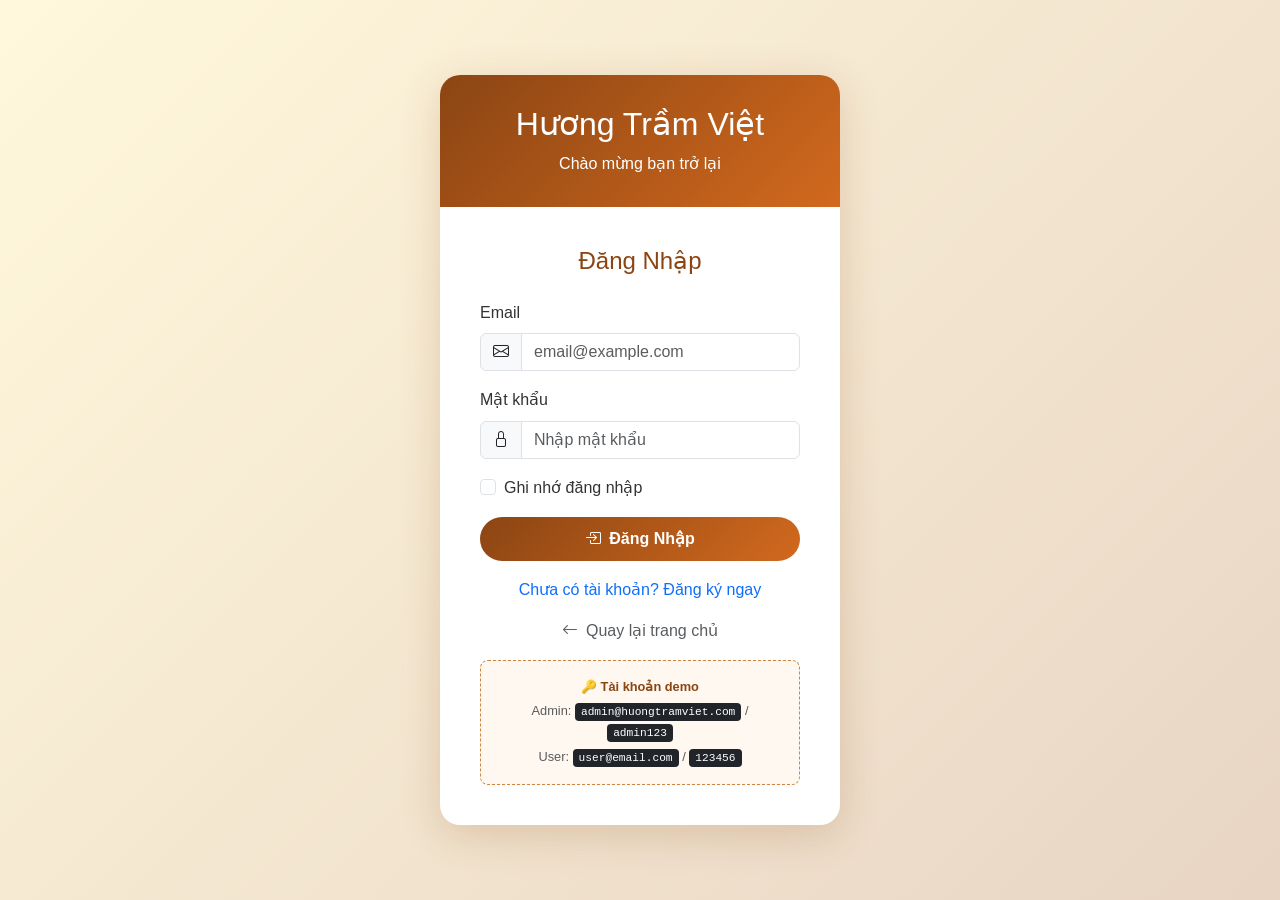
<file: account.html>
<!DOCTYPE html>
<html lang="vi">
<head>
    <meta charset="UTF-8">
    <meta name="viewport" content="width=device-width, initial-scale=1.0">
    <title>Tài Khoản - Hương Trầm Việt</title>
    <link rel="icon" href="./img/logo0.png" type="image/png">
    <link href="https://cdn.jsdelivr.net/npm/bootstrap@5.3.2/dist/css/bootstrap.min.css" rel="stylesheet">
    <link rel="stylesheet" href="https://cdn.jsdelivr.net/npm/bootstrap-icons@1.11.1/font/bootstrap-icons.css">
    <link rel="stylesheet" href="css.css">
</head>
<body>

    <!-- NAVBAR -->
    <nav class="navbar navbar-expand-lg navbar-dark sticky-top">
        <div class="container">
            <a class="navbar-brand" href="index.html"><i class="bi bi-yin-yang me-2"></i>Hương Trầm Việt</a>
            <button class="navbar-toggler" type="button" data-bs-toggle="collapse" data-bs-target="#navbarNav">
                <span class="navbar-toggler-icon"></span>
            </button>
            <div class="collapse navbar-collapse" id="navbarNav">
                <ul class="navbar-nav ms-auto align-items-center">
                    <li class="nav-item"><a class="nav-link" href="index.html">Trang Chủ</a></li>
                    <li class="nav-item"><a class="nav-link" href="product.html">Sản Phẩm</a></li>
                    <li class="nav-item"><a class="nav-link" href="about.html">Giới Thiệu</a></li>
                    <li class="nav-item"><a class="nav-link" href="contact.html">Liên Hệ</a></li>
                    <li class="nav-item">
                        <a class="nav-link position-relative" href="cart.html">
                            <i class="bi bi-cart3"></i> Giỏ Hàng
                            <span class="badge bg-danger" id="cartBadge" style="display:none;">0</span>
                        </a>
                    </li>
                    <li class="nav-item" id="guestSection">
                        <a class="nav-link btn btn-outline-light btn-sm ms-3" href="login.html"><i class="bi bi-person"></i> Đăng Nhập</a>
                    </li>
                    <li class="nav-item dropdown" id="userSection" style="display:none;">
                        <a class="nav-link dropdown-toggle" href="#" role="button" data-bs-toggle="dropdown">
                            <i class="bi bi-person-circle"></i> <span id="userNameDisplay"></span>
                        </a>
                        <ul class="dropdown-menu">
                            <li><a class="dropdown-item" href="account.html"><i class="bi bi-person me-2"></i>Tài khoản</a></li>
                            <li><a class="dropdown-item" href="orders.html"><i class="bi bi-box-seam me-2"></i>Đơn hàng</a></li>
                            <li><hr class="dropdown-divider"></li>
                            <li><a class="dropdown-item" href="#" onclick="logout()"><i class="bi bi-box-arrow-right me-2"></i>Đăng xuất</a></li>
                        </ul>
                    </li>
                </ul>
            </div>
        </div>
    </nav>

    <!-- DASHBOARD LAYOUT -->
    <div class="acc-wrapper">

        <!-- SIDEBAR -->
        <div class="acc-sidebar">
            <div class="sidebar-user-info">
                <div class="sidebar-avatar" id="sidebarAvatar"><i class="bi bi-person-fill"></i></div>
                <div class="sidebar-name" id="sidebarName">...</div>
                <div class="sidebar-role" id="sidebarRoleLabel"></div>
            </div>
            <hr class="sidebar-divider">

            <!-- nav for regular user -->
            <ul class="sidebar-nav" id="navUser" style="display:none;">
                <li><a href="#" class="active" data-panel="profile"><i class="bi bi-person-circle me-2"></i>Hồ Sơ</a></li>
                <li><a href="#" data-panel="history"><i class="bi bi-clock-history me-2"></i>Lịch Sử Giao Dịch</a></li>
                <li><a href="orders.html"><i class="bi bi-box-seam me-2"></i>Đơn Hàng</a></li>
            </ul>

            <!-- nav for admin -->
            <ul class="sidebar-nav" id="navAdmin" style="display:none;">
                <li><a href="#" class="active" data-panel="dashboard"><i class="bi bi-speedometer2 me-2"></i>Tổng Quan</a></li>
                <li><a href="#" data-panel="accounts"><i class="bi bi-people me-2"></i>Quản Lý Tài Khoản</a></li>
                <li><a href="#" data-panel="emails"><i class="bi bi-envelope me-2"></i>Tin Nhắn Email <span class="badge bg-danger ms-1" id="emailUnreadBadge" style="display:none;"></span></a></li>
                <li><a href="orders.html"><i class="bi bi-receipt me-2"></i>Quản Lý Đơn Hàng</a></li>
            </ul>

            <hr class="sidebar-divider">
            <ul class="sidebar-nav">
                <li><a href="index.html"><i class="bi bi-house me-2"></i>Trang Chủ</a></li>
                <li><a href="#" onclick="logout()"><i class="bi bi-box-arrow-right me-2"></i>Đăng Xuất</a></li>
            </ul>
        </div>

        <!-- MAIN -->
        <div class="acc-main">

            <!-- ===== USER: PROFILE ===== -->
            <div class="acc-panel" id="panelProfile">
                <div class="acc-page-title"><i class="bi bi-person-circle me-2"></i>Hồ Sơ Cá Nhân</div>
                <div class="row g-4">
                    <div class="col-lg-4">
                        <div class="info-card text-center">
                            <div class="profile-big-avatar"><i class="bi bi-person-fill"></i></div>
                            <h5 class="fw-bold mt-3 mb-1" id="profileDisplayName"></h5>
                            <small class="text-muted d-block mb-3" id="profileDisplayEmail"></small>
                            <div class="row g-2 mb-3">
                                <div class="col-6"><div class="mini-stat"><div class="mini-stat-val" id="profileOrderCount">0</div><div class="mini-stat-label">Đơn hàng</div></div></div>
                                <div class="col-6"><div class="mini-stat"><div class="mini-stat-val" id="profileSpending">0</div><div class="mini-stat-label">Chi tiêu</div></div></div>
                            </div>
                            <span class="status-active"><i class="bi bi-check-circle me-1"></i>Đang hoạt động</span>
                        </div>
                    </div>
                    <div class="col-lg-8">
                        <div class="info-card mb-4">
                            <div class="info-card-title"><i class="bi bi-pencil-square me-2"></i>Thông Tin Cá Nhân</div>
                            <div class="row g-3">
                                <div class="col-md-6">
                                    <label class="form-label fw-semibold">Họ và tên</label>
                                    <input type="text" class="form-control" id="editName">
                                </div>
                                <div class="col-md-6">
                                    <label class="form-label fw-semibold">Số điện thoại</label>
                                    <input type="tel" class="form-control" id="editPhone">
                                </div>
                                <div class="col-12">
                                    <label class="form-label fw-semibold">Email <small class="text-muted">(không thể thay đổi)</small></label>
                                    <input type="email" class="form-control" id="editEmail" readonly style="background:#f8f9fa;">
                                </div>
                                <div class="col-12">
                                    <label class="form-label fw-semibold">Địa chỉ</label>
                                    <input type="text" class="form-control" id="editAddress" placeholder="Số nhà, tên đường, quận, thành phố">
                                </div>
                            </div>
                            <button class="btn btn-primary mt-3" id="btnSaveProfile"><i class="bi bi-save me-2"></i>Lưu Thay Đổi</button>
                        </div>
                        <div class="info-card">
                            <div class="info-card-title"><i class="bi bi-shield-lock me-2"></i>Đổi Mật Khẩu</div>
                            <div class="row g-3">
                                <div class="col-12">
                                    <label class="form-label fw-semibold">Mật khẩu hiện tại</label>
                                    <div class="input-group">
                                        <input type="password" class="form-control" id="currentPw" placeholder="Nhập mật khẩu hiện tại">
                                        <button class="btn btn-outline-secondary" id="toggleCurrentPw" type="button"><i class="bi bi-eye"></i></button>
                                    </div>
                                </div>
                                <div class="col-md-6">
                                    <label class="form-label fw-semibold">Mật khẩu mới</label>
                                    <input type="password" class="form-control" id="newPw" placeholder="Tối thiểu 6 ký tự">
                                </div>
                                <div class="col-md-6">
                                    <label class="form-label fw-semibold">Xác nhận mật khẩu mới</label>
                                    <input type="password" class="form-control" id="confirmPw" placeholder="Nhập lại mật khẩu mới">
                                </div>
                            </div>
                            <button class="btn btn-primary mt-3" id="btnChangePw"><i class="bi bi-shield-check me-2"></i>Cập Nhật Mật Khẩu</button>
                        </div>
                    </div>
                </div>
            </div>

            <!-- ===== USER: HISTORY ===== -->
            <div class="acc-panel" id="panelHistory">
                <div class="acc-page-title"><i class="bi bi-clock-history me-2"></i>Lịch Sử Giao Dịch</div>
                <div class="row g-3 mb-4">
                    <div class="col-md-4"><div class="dash-stat-card"><div class="d-flex justify-content-between align-items-center"><div><div class="dash-stat-val" id="histTotal">0</div><div class="dash-stat-label">Tổng đơn hàng</div></div><div class="dash-stat-icon"><i class="bi bi-bag"></i></div></div></div></div>
                    <div class="col-md-4"><div class="dash-stat-card" style="border-left-color:#28a745;"><div class="d-flex justify-content-between align-items-center"><div><div class="dash-stat-val" style="color:#28a745;" id="histSpend">0</div><div class="dash-stat-label">Tổng chi tiêu</div></div><div class="dash-stat-icon" style="color:#28a745;"><i class="bi bi-currency-dollar"></i></div></div></div></div>
                    <div class="col-md-4"><div class="dash-stat-card" style="border-left-color:#6f42c1;"><div class="d-flex justify-content-between align-items-center"><div><div class="dash-stat-val" style="color:#6f42c1;" id="histProducts">0</div><div class="dash-stat-label">Sản phẩm đã mua</div></div><div class="dash-stat-icon" style="color:#6f42c1;"><i class="bi bi-box-seam"></i></div></div></div></div>
                </div>
                <div id="txList"></div>
            </div>

            <!-- ===== ADMIN: DASHBOARD ===== -->
            <div class="acc-panel" id="panelDashboard">
                <div class="acc-page-title"><i class="bi bi-speedometer2 me-2"></i>Tổng Quan Hệ Thống</div>
                <div class="row g-3 mb-4">
                    <div class="col-md-3"><div class="dash-stat-card"><div class="d-flex justify-content-between"><div><div class="dash-stat-val" id="dashTotalAcc">0</div><div class="dash-stat-label">Tổng tài khoản</div></div><div class="dash-stat-icon"><i class="bi bi-people"></i></div></div></div></div>
                    <div class="col-md-3"><div class="dash-stat-card" style="border-left-color:#28a745;"><div class="d-flex justify-content-between"><div><div class="dash-stat-val" style="color:#28a745;" id="dashActiveAcc">0</div><div class="dash-stat-label">Đang hoạt động</div></div><div class="dash-stat-icon" style="color:#28a745;"><i class="bi bi-person-check"></i></div></div></div></div>
                    <div class="col-md-3"><div class="dash-stat-card" style="border-left-color:#dc3545;"><div class="d-flex justify-content-between"><div><div class="dash-stat-val" style="color:#dc3545;" id="dashLockedAcc">0</div><div class="dash-stat-label">Đã bị khóa</div></div><div class="dash-stat-icon" style="color:#dc3545;"><i class="bi bi-person-slash"></i></div></div></div></div>
                    <div class="col-md-3"><div class="dash-stat-card" style="border-left-color:#ffc107;"><div class="d-flex justify-content-between"><div><div class="dash-stat-val" style="color:#856404;" id="dashRevenue">0</div><div class="dash-stat-label">Tổng doanh thu</div></div><div class="dash-stat-icon" style="color:#ffc107;"><i class="bi bi-graph-up-arrow"></i></div></div></div></div>
                </div>
                <div class="row g-4">
                    <div class="col-lg-6">
                        <div class="info-card h-100">
                            <div class="info-card-title"><i class="bi bi-trophy me-2"></i>Top Chi Tiêu Cao Nhất</div>
                            <div id="dashTopSpenders"></div>
                        </div>
                    </div>
                    <div class="col-lg-6">
                        <div class="info-card h-100">
                            <div class="info-card-title"><i class="bi bi-envelope me-2"></i>Email Chưa Đọc</div>
                            <div id="dashEmailPreview"></div>
                            <button class="btn btn-outline-primary btn-sm mt-3" id="btnViewAllEmails">Xem tất cả <i class="bi bi-arrow-right ms-1"></i></button>
                        </div>
                    </div>
                </div>
            </div>

            <!-- ===== ADMIN: ACCOUNTS ===== -->
            <div class="acc-panel" id="panelAccounts">
                <div class="d-flex justify-content-between align-items-center mb-4 flex-wrap gap-3">
                    <div class="acc-page-title mb-0"><i class="bi bi-people me-2"></i>Quản Lý Tài Khoản</div>
                    <button class="btn btn-primary" data-bs-toggle="modal" data-bs-target="#modalAddAccount">
                        <i class="bi bi-person-plus me-2"></i>Thêm Tài Khoản
                    </button>
                </div>
                <div class="row g-3 mb-4">
                    <div class="col-md-5">
                        <div class="input-group search-box">
                            <input type="text" class="form-control" id="accSearch" placeholder="Tìm kiếm tên, email...">
                            <button class="btn btn-primary"><i class="bi bi-search"></i></button>
                        </div>
                    </div>
                    <div class="col-md-3">
                        <select class="form-select" style="border-radius:10px;" id="accStatusFilter">
                            <option value="">Tất cả trạng thái</option>
                            <option value="active">Đang hoạt động</option>
                            <option value="locked">Đã khóa</option>
                        </select>
                    </div>
                    <div class="col-md-3">
                        <select class="form-select" style="border-radius:10px;" id="accRoleFilter">
                            <option value="">Tất cả vai trò</option>
                            <option value="admin">Admin</option>
                            <option value="user">Người dùng</option>
                        </select>
                    </div>
                </div>
                <div class="table-responsive-force">
                    <table class="table acc-table w-100">
                        <thead>
                            <tr>
                                <th>#</th><th>Tài Khoản</th><th>Vai Trò</th><th>Trạng Thái</th>
                                <th>Chi Tiêu</th><th>Ngày Tham Gia</th><th>Thao Tác</th>
                            </tr>
                        </thead>
                        <tbody id="accTableBody"></tbody>
                    </table>
                </div>
            </div>

            <!-- ===== ADMIN: EMAILS ===== -->
            <div class="acc-panel" id="panelEmails">
                <div class="acc-page-title"><i class="bi bi-envelope me-2"></i>Tin Nhắn Từ Khách Hàng</div>
                <div class="row g-4">
                    <div class="col-lg-5">
                        <div class="input-group search-box mb-3">
                            <input type="text" class="form-control" id="emailSearch" placeholder="Tìm kiếm email...">
                            <button class="btn btn-primary"><i class="bi bi-search"></i></button>
                        </div>
                        <div id="emailListContainer"></div>
                    </div>
                    <div class="col-lg-7">
                        <div class="info-card" id="emailDetailPane">
                            <div class="text-center py-5 text-muted">
                                <i class="bi bi-envelope-open" style="font-size:3rem; opacity:.3;"></i>
                                <p class="mt-3">Chọn một email để xem nội dung</p>
                            </div>
                        </div>
                    </div>
                </div>
            </div>

        </div><!-- /acc-main -->
    </div>

    <!-- MODAL: ADD ACCOUNT -->
    <div class="modal fade" id="modalAddAccount" tabindex="-1">
        <div class="modal-dialog modal-dialog-centered">
            <div class="modal-content" style="border-radius:16px; border:none;">
                <div class="modal-header" style="background:linear-gradient(135deg,var(--dark-brown),var(--primary-color)); color:white; border-radius:16px 16px 0 0;">
                    <h5 class="modal-title"><i class="bi bi-person-plus me-2"></i>Thêm Tài Khoản Mới</h5>
                    <button type="button" class="btn-close btn-close-white" data-bs-dismiss="modal"></button>
                </div>
                <div class="modal-body p-4">
                    <div class="mb-3"><label class="form-label fw-semibold">Họ và tên *</label><input type="text" class="form-control" id="newAccName" placeholder="Nguyễn Văn A"></div>
                    <div class="mb-3"><label class="form-label fw-semibold">Email *</label><input type="email" class="form-control" id="newAccEmail" placeholder="email@example.com"></div>
                    <div class="mb-3"><label class="form-label fw-semibold">Số điện thoại</label><input type="tel" class="form-control" id="newAccPhone" placeholder="0901234567"></div>
                    <div class="mb-3"><label class="form-label fw-semibold">Mật khẩu *</label><input type="password" class="form-control" id="newAccPw" placeholder="Tối thiểu 6 ký tự"></div>
                    <div class="mb-3">
                        <label class="form-label fw-semibold">Vai trò</label>
                        <select class="form-select" id="newAccRole"><option value="user">Người dùng</option><option value="admin">Admin</option></select>
                    </div>
                </div>
                <div class="modal-footer">
                    <button type="button" class="btn btn-outline-secondary" data-bs-dismiss="modal">Hủy</button>
                    <button type="button" class="btn btn-primary" id="btnAddAccount"><i class="bi bi-plus-circle me-2"></i>Thêm</button>
                </div>
            </div>
        </div>
    </div>

    <!-- MODAL: EDIT ACCOUNT -->
    <div class="modal fade" id="modalEditAccount" tabindex="-1">
        <div class="modal-dialog modal-dialog-centered">
            <div class="modal-content" style="border-radius:16px; border:none;">
                <div class="modal-header" style="background:linear-gradient(135deg,var(--dark-brown),var(--primary-color)); color:white; border-radius:16px 16px 0 0;">
                    <h5 class="modal-title"><i class="bi bi-pencil-square me-2"></i>Chỉnh Sửa Tài Khoản</h5>
                    <button type="button" class="btn-close btn-close-white" data-bs-dismiss="modal"></button>
                </div>
                <div class="modal-body p-4">
                    <input type="hidden" id="editAccId">
                    <div class="mb-3"><label class="form-label fw-semibold">Họ và tên</label><input type="text" class="form-control" id="editAccName"></div>
                    <div class="mb-3"><label class="form-label fw-semibold">Email <small class="text-muted">(không thể thay đổi)</small></label><input type="email" class="form-control" id="editAccEmail" readonly style="background:#f8f9fa;"></div>
                    <div class="mb-3"><label class="form-label fw-semibold">Số điện thoại</label><input type="tel" class="form-control" id="editAccPhone"></div>
                    <div class="mb-3">
                        <label class="form-label fw-semibold">Vai trò</label>
                        <select class="form-select" id="editAccRole"><option value="user">Người dùng</option><option value="admin">Admin</option></select>
                    </div>
                </div>
                <div class="modal-footer">
                    <button type="button" class="btn btn-outline-secondary" data-bs-dismiss="modal">Hủy</button>
                    <button type="button" class="btn btn-primary" id="btnSaveEdit"><i class="bi bi-save me-2"></i>Lưu</button>
                </div>
            </div>
        </div>
    </div>

    <!-- MODAL: REPLY EMAIL -->
    <div class="modal fade" id="modalReplyEmail" tabindex="-1">
        <div class="modal-dialog modal-lg modal-dialog-centered">
            <div class="modal-content" style="border-radius:16px; border:none;">
                <div class="modal-header" style="background:linear-gradient(135deg,var(--dark-brown),var(--primary-color)); color:white; border-radius:16px 16px 0 0;">
                    <h5 class="modal-title"><i class="bi bi-reply me-2"></i>Trả Lời Email</h5>
                    <button type="button" class="btn-close btn-close-white" data-bs-dismiss="modal"></button>
                </div>
                <div class="modal-body p-4">
                    <div class="mb-3"><label class="form-label fw-semibold">Đến</label><input type="text" class="form-control" id="replyTo" readonly style="background:#f8f9fa;"></div>
                    <div class="mb-3"><label class="form-label fw-semibold">Tiêu đề</label><input type="text" class="form-control" id="replySubject"></div>
                    <div class="mb-3"><label class="form-label fw-semibold">Nội dung</label><textarea class="form-control" id="replyBody" rows="6" placeholder="Nhập nội dung trả lời..."></textarea></div>
                </div>
                <div class="modal-footer">
                    <button type="button" class="btn btn-outline-secondary" data-bs-dismiss="modal">Hủy</button>
                    <button type="button" class="btn btn-primary" id="btnSendReply"><i class="bi bi-send me-2"></i>Gửi Email</button>
                </div>
            </div>
        </div>
    </div>

    <!-- Toast -->
    <div class="position-fixed bottom-0 end-0 p-3" style="z-index:9999;">
        <div id="toastMsg" class="toast align-items-center text-bg-success border-0" role="alert">
            <div class="d-flex">
                <div class="toast-body" id="toastText"></div>
                <button type="button" class="btn-close btn-close-white me-2 m-auto" data-bs-dismiss="toast"></button>
            </div>
        </div>
    </div>

    <footer class="py-4">
        <div class="container text-center">
            <p class="mb-0">&copy; 2024 Hương Trầm Việt. All rights reserved.</p>
        </div>
    </footer>

    <script src="https://cdn.jsdelivr.net/npm/bootstrap@5.3.2/dist/js/bootstrap.bundle.min.js"></script>
    <script src="js/common.js"></script>
    <script src="js/account.js"></script>
</body>
</html>
</file>
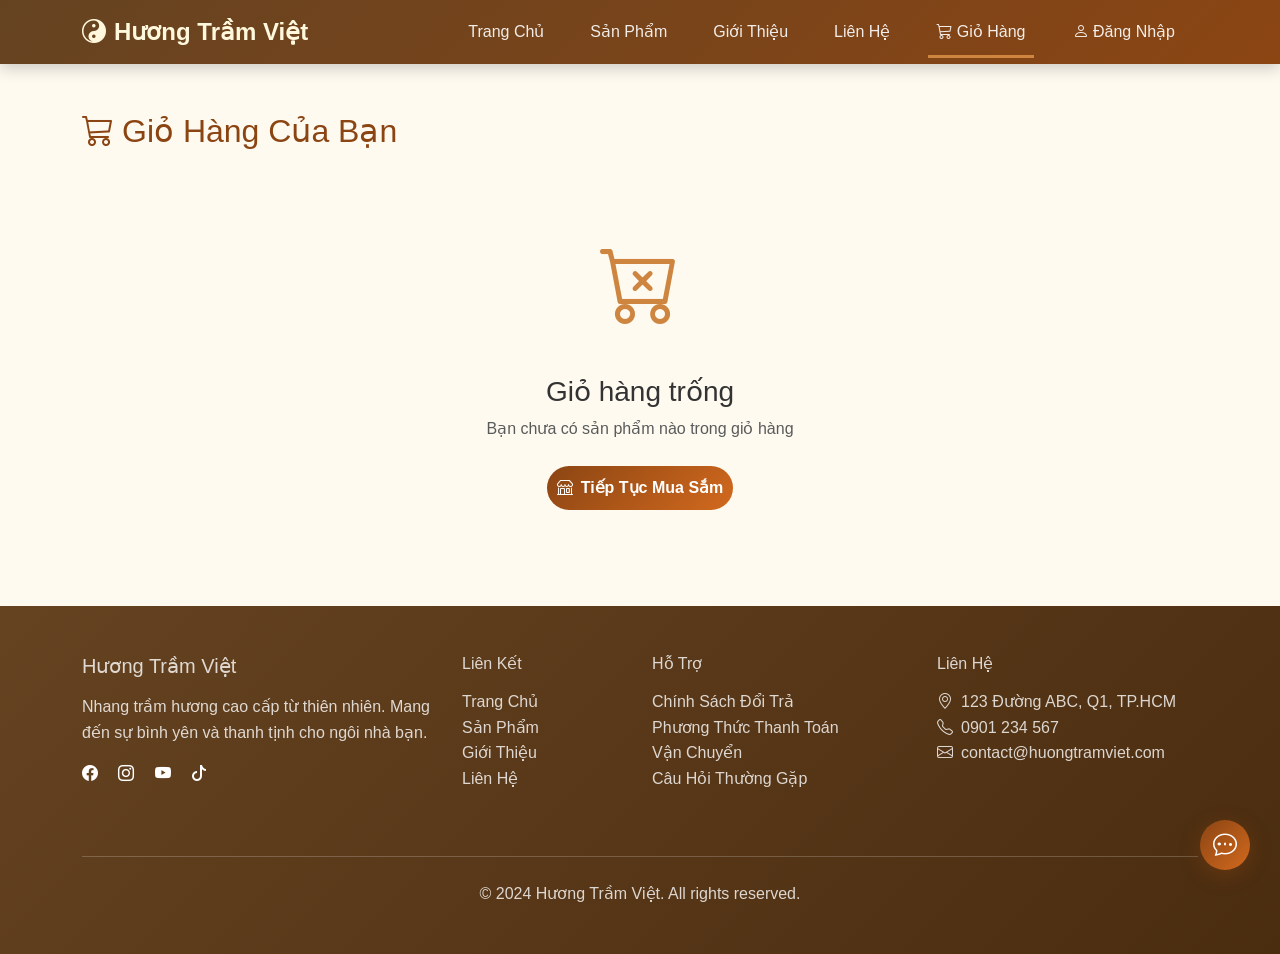
<file: cart.html>
<!DOCTYPE html>
<html lang="vi">
<head>
    <meta charset="UTF-8">
    <meta name="viewport" content="width=device-width, initial-scale=1.0">
    <title>Giỏ Hàng - Hương Trầm Việt</title>
    <link rel="icon" href="./img/logo0.png" type="image/png">
    <link href="https://cdn.jsdelivr.net/npm/bootstrap@5.3.2/dist/css/bootstrap.min.css" rel="stylesheet">
    <link rel="stylesheet" href="https://cdn.jsdelivr.net/npm/bootstrap-icons@1.11.1/font/bootstrap-icons.css">
    <link rel="stylesheet" href="css.css">
</head>
<body>
    <!-- Navbar -->
    <nav class="navbar navbar-expand-lg navbar-dark sticky-top">
        <div class="container">
            <a class="navbar-brand" href="index.html">
                <i class="bi bi-yin-yang me-2"></i>Hương Trầm Việt
            </a>
            <button class="navbar-toggler" type="button" data-bs-toggle="collapse" data-bs-target="#navbarNav">
                <span class="navbar-toggler-icon"></span>
            </button>
            <div class="collapse navbar-collapse" id="navbarNav">
                <ul class="navbar-nav ms-auto align-items-center">
                    <li class="nav-item">
                        <a class="nav-link" href="index.html">Trang Chủ</a>
                    </li>
                    <li class="nav-item">
                        <a class="nav-link" href="product.html">Sản Phẩm</a>
                    </li>
                    <li class="nav-item">
                        <a class="nav-link" href="about.html">Giới Thiệu</a>
                    </li>
                    <li class="nav-item">
                        <a class="nav-link" href="contact.html">Liên Hệ</a>
                    </li>
                    <li class="nav-item">
                        <a class="nav-link active position-relative" href="cart.html">
                            <i class="bi bi-cart3"></i> Giỏ Hàng
                            <span class="badge bg-danger" id="cartBadge" style="display: none;">0</span>
                        </a>
                    </li>
                    <li class="nav-item" id="guestSection">
                        <a class="nav-link btn btn-outline-light btn-sm ms-3" href="login.html">
                            <i class="bi bi-person"></i> Đăng Nhập
                        </a>
                    </li>
                    <li class="nav-item dropdown" id="userSection" style="display: none;">
                        <a class="nav-link dropdown-toggle" href="#" role="button" data-bs-toggle="dropdown">
                            <i class="bi bi-person-circle"></i> <span id="userNameDisplay"></span>
                        </a>
                        <ul class="dropdown-menu">
                            <li><a class="dropdown-item" href="account.html"><i class="bi bi-person"></i> Tài khoản</a></li>
                            <li><a class="dropdown-item" href="orders.html"><i class="bi bi-box-seam"></i> Đơn hàng</a></li>
                            <li><hr class="dropdown-divider"></li>
                            <li><a class="dropdown-item" href="#" onclick="logout()"><i class="bi bi-box-arrow-right"></i> Đăng xuất</a></li>
                        </ul>
                    </li>
                </ul>
            </div>
        </div>
    </nav>

    <!-- Cart Page Content -->
    <div class="container my-5">
        <div class="row">
            <div class="col-12">
                <h2 class="mb-4 text-primary-custom">
                    <i class="bi bi-cart3 me-2"></i>Giỏ Hàng Của Bạn
                </h2>
            </div>
        </div>

        <div id="emptyCart" class="text-center py-5" style="display: none;">
            <i class="bi bi-cart-x" style="font-size: 5rem; color: var(--accent-color);"></i>
            <h3 class="mt-4">Giỏ hàng trống</h3>
            <p class="text-muted mb-4">Bạn chưa có sản phẩm nào trong giỏ hàng</p>
            <a href="product.html" class="btn btn-primary">
                <i class="bi bi-shop me-2"></i>Tiếp Tục Mua Sắm
            </a>
        </div>

        <div id="cartContent" class="row">
            <!-- Cart Items -->
            <div class="col-lg-8">
                <div id="cartItems"></div>
            </div>

            <!-- Cart Summary -->
            <div class="col-lg-4">
                <div class="cart-summary">
                    <h4 class="mb-4 text-primary-custom">Tổng Đơn Hàng</h4>
                    
                    <div class="mb-3">
                        <div class="d-flex justify-content-between mb-2">
                            <span>Tạm tính:</span>
                            <strong id="subtotal">0đ</strong>
                        </div>
                        <div class="d-flex justify-content-between mb-2">
                            <span>Phí vận chuyển:</span>
                            <strong id="shipping">30.000đ</strong>
                        </div>
                        <div class="d-flex justify-content-between mb-2 text-success">
                            <span>Giảm giá:</span>
                            <strong id="discount">0đ</strong>
                        </div>
                    </div>
                    
                    <hr>
                    
                    <div class="d-flex justify-content-between mb-4">
                        <h5>Tổng cộng:</h5>
                        <h5 class="text-primary-custom" id="total">0đ</h5>
                    </div>
                    
                    <div class="mb-3">
                        <label for="couponCode" class="form-label">Mã giảm giá</label>
                        <div class="input-group">
                            <input type="text" class="form-control" id="couponCode" placeholder="Nhập mã">
                            <button class="btn btn-outline-primary" type="button" onclick="applyCoupon()">
                                Áp dụng
                            </button>
                        </div>
                    </div>
                    
                    <a href="checkout.html" class="btn btn-primary w-100 mb-2">
                        <i class="bi bi-credit-card me-2"></i>Thanh Toán
                    </a>
                    <a href="product.html" class="btn btn-outline-primary w-100">
                        <i class="bi bi-arrow-left me-2"></i>Tiếp Tục Mua Sắm
                    </a>
                </div>
            </div>
        </div>
    </div>

    <!-- Footer -->
    <footer class="py-5">
        <div class="container">
            <div class="row">
                <div class="col-lg-4 mb-4">
                    <h5 class="mb-3">Hương Trầm Việt</h5>
                    <p>Nhang trầm hương cao cấp từ thiên nhiên. Mang đến sự bình yên và thanh tịnh cho ngôi nhà bạn.</p>
                    <div class="social-links mt-3">
                        <a href="#" class="text-white me-3"><i class="bi bi-facebook"></i></a>
                        <a href="#" class="text-white me-3"><i class="bi bi-instagram"></i></a>
                        <a href="#" class="text-white me-3"><i class="bi bi-youtube"></i></a>
                        <a href="#" class="text-white"><i class="bi bi-tiktok"></i></a>
                    </div>
                </div>
                <div class="col-lg-2 col-md-4 mb-4">
                    <h6 class="mb-3">Liên Kết</h6>
                    <ul class="list-unstyled">
                        <li><a href="index.html">Trang Chủ</a></li>
                        <li><a href="product.html">Sản Phẩm</a></li>
                        <li><a href="about.html">Giới Thiệu</a></li>
                        <li><a href="contact.html">Liên Hệ</a></li>
                    </ul>
                </div>
                <div class="col-lg-3 col-md-4 mb-4">
                    <h6 class="mb-3">Hỗ Trợ</h6>
                    <ul class="list-unstyled">
                        <li><a href="#">Chính Sách Đổi Trả</a></li>
                        <li><a href="#">Phương Thức Thanh Toán</a></li>
                        <li><a href="#">Vận Chuyển</a></li>
                        <li><a href="#">Câu Hỏi Thường Gặp</a></li>
                    </ul>
                </div>
                <div class="col-lg-3 col-md-4 mb-4">
                    <h6 class="mb-3">Liên Hệ</h6>
                    <ul class="list-unstyled">
                        <li><i class="bi bi-geo-alt me-2"></i>123 Đường ABC, Q1, TP.HCM</li>
                        <li><i class="bi bi-telephone me-2"></i>0901 234 567</li>
                        <li><i class="bi bi-envelope me-2"></i>contact@huongtramviet.com</li>
                    </ul>
                </div>
            </div>
            <hr class="my-4">
            <div class="text-center">
                <p class="mb-0">&copy; 2024 Hương Trầm Việt. All rights reserved.</p>
            </div>
        </div>
    </footer>

    <script src="https://cdn.jsdelivr.net/npm/bootstrap@5.3.2/dist/js/bootstrap.bundle.min.js"></script>
    <script src="js/common.js"></script>
    <script src="js/cart.js"></script>
    <script src="js/chatbox.js"></script>

    <!-- Toast Notification -->
    <div class="position-fixed bottom-0 end-0 p-3" style="z-index:9999">
        <div id="toastMsg" class="toast align-items-center text-bg-success border-0" role="alert">
            <div class="d-flex">
                <div class="toast-body" id="toastText"></div>
                <button type="button" class="btn-close btn-close-white me-2 m-auto" data-bs-dismiss="toast"></button>
            </div>
        </div>
    </div>
</body>
</html>
</file>
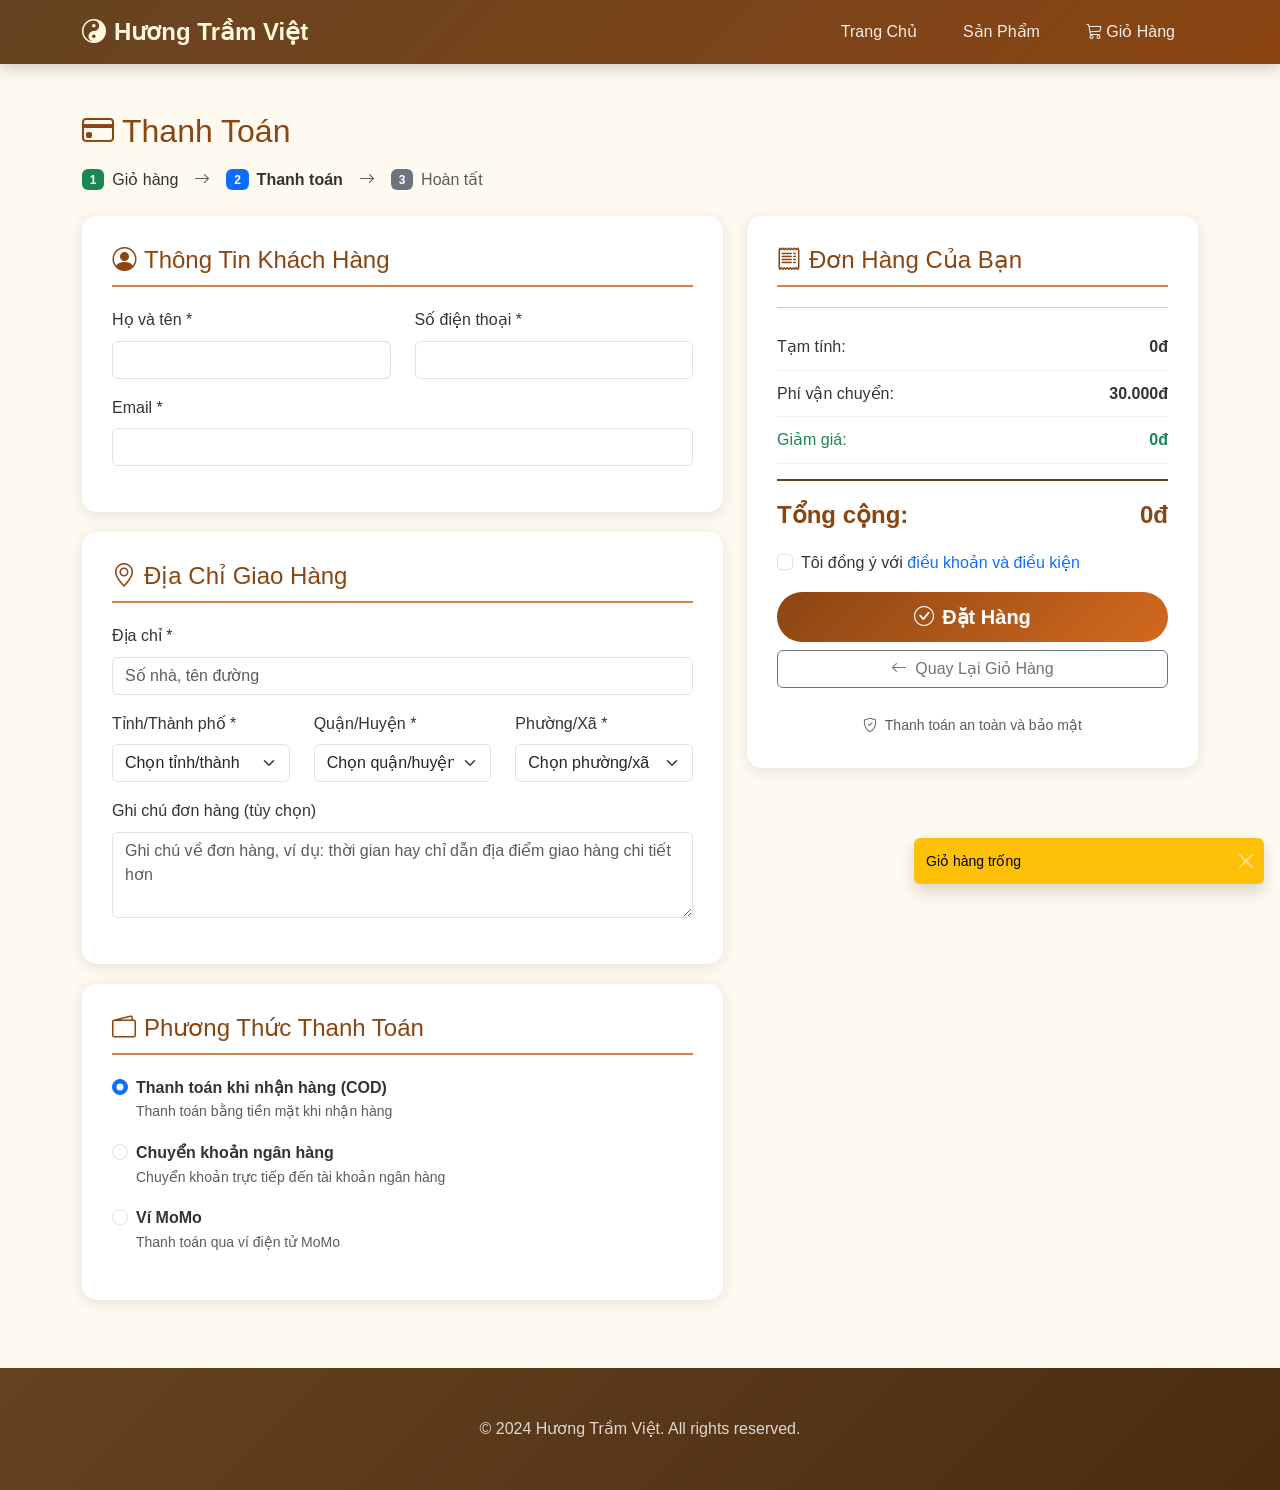
<file: checkout.html>
<!DOCTYPE html>
<html lang="vi">
<head>
    <meta charset="UTF-8">
    <meta name="viewport" content="width=device-width, initial-scale=1.0">
    <title>Thanh Toán - Hương Trầm Việt</title>
    <link rel="icon" href="./img/logo0.png" type="image/png">
    <link href="https://cdn.jsdelivr.net/npm/bootstrap@5.3.2/dist/css/bootstrap.min.css" rel="stylesheet">
    <link rel="stylesheet" href="https://cdn.jsdelivr.net/npm/bootstrap-icons@1.11.1/font/bootstrap-icons.css">
    <link rel="stylesheet" href="css.css">
</head>
<body>
    <!-- Navbar -->
    <nav class="navbar navbar-expand-lg navbar-dark sticky-top">
        <div class="container">
            <a class="navbar-brand" href="index.html">
                <i class="bi bi-yin-yang me-2"></i>Hương Trầm Việt
            </a>
            <button class="navbar-toggler" type="button" data-bs-toggle="collapse" data-bs-target="#navbarNav">
                <span class="navbar-toggler-icon"></span>
            </button>
            <div class="collapse navbar-collapse" id="navbarNav">
                <ul class="navbar-nav ms-auto align-items-center">
                    <li class="nav-item">
                        <a class="nav-link" href="index.html">Trang Chủ</a>
                    </li>
                    <li class="nav-item">
                        <a class="nav-link" href="product.html">Sản Phẩm</a>
                    </li>
                    <li class="nav-item">
                        <a class="nav-link" href="cart.html">
                            <i class="bi bi-cart3"></i> Giỏ Hàng
                            <span class="badge bg-danger" id="cartBadge" style="display: none;">0</span>
                        </a>
                    </li>
                </ul>
            </div>
        </div>
    </nav>

    <!-- Checkout Content -->
    <div class="container my-5">
        <div class="row">
            <div class="col-12 mb-4">
                <h2 class="text-primary-custom">
                    <i class="bi bi-credit-card me-2"></i>Thanh Toán
                </h2>
                <div class="d-flex align-items-center mt-3">
                    <span class="badge bg-success me-2">1</span>
                    <span class="me-3">Giỏ hàng</span>
                    <i class="bi bi-arrow-right me-3 text-muted"></i>
                    <span class="badge bg-primary me-2">2</span>
                    <span class="me-3 fw-bold">Thanh toán</span>
                    <i class="bi bi-arrow-right me-3 text-muted"></i>
                    <span class="badge bg-secondary me-2">3</span>
                    <span class="text-muted">Hoàn tất</span>
                </div>
            </div>
        </div>

        <div class="row">
            <!-- Checkout Form -->
            <div class="col-lg-7">
                <!-- Customer Information -->
                <div class="checkout-section">
                    <h4><i class="bi bi-person-circle me-2"></i>Thông Tin Khách Hàng</h4>
                    <form id="checkoutForm">
                        <div class="row">
                            <div class="col-md-6 mb-3">
                                <label for="fullName" class="form-label">Họ và tên *</label>
                                <input type="text" class="form-control" id="fullName" required>
                            </div>
                            <div class="col-md-6 mb-3">
                                <label for="phone" class="form-label">Số điện thoại *</label>
                                <input type="tel" class="form-control" id="phone" required>
                            </div>
                        </div>
                        <div class="mb-3">
                            <label for="email" class="form-label">Email *</label>
                            <input type="email" class="form-control" id="email" required>
                        </div>
                    </form>
                </div>

                <!-- Shipping Address -->
                <div class="checkout-section">
                    <h4><i class="bi bi-geo-alt me-2"></i>Địa Chỉ Giao Hàng</h4>
                    <div class="mb-3">
                        <label for="address" class="form-label">Địa chỉ *</label>
                        <input type="text" class="form-control" id="address" placeholder="Số nhà, tên đường" required>
                    </div>
                    <div class="row">
                        <div class="col-md-4 mb-3">
                            <label for="city" class="form-label">Tỉnh/Thành phố *</label>
                            <select class="form-select" id="city" required>
                                <option value="">Chọn tỉnh/thành</option>
                                <option value="hcm">TP. Hồ Chí Minh</option>
                                <option value="hn">Hà Nội</option>
                                <option value="dn">Đà Nẵng</option>
                                <option value="ct">Cần Thơ</option>
                                <option value="other">Tỉnh khác</option>
                            </select>
                        </div>
                        <div class="col-md-4 mb-3">
                            <label for="district" class="form-label">Quận/Huyện *</label>
                            <select class="form-select" id="district" required>
                                <option value="">Chọn quận/huyện</option>
                            </select>
                        </div>
                        <div class="col-md-4 mb-3">
                            <label for="ward" class="form-label">Phường/Xã *</label>
                            <select class="form-select" id="ward" required>
                                <option value="">Chọn phường/xã</option>
                            </select>
                        </div>
                    </div>
                    <div class="mb-3">
                        <label for="notes" class="form-label">Ghi chú đơn hàng (tùy chọn)</label>
                        <textarea class="form-control" id="notes" rows="3" 
                                  placeholder="Ghi chú về đơn hàng, ví dụ: thời gian hay chỉ dẫn địa điểm giao hàng chi tiết hơn"></textarea>
                    </div>
                </div>

                <!-- Payment Method -->
                <div class="checkout-section">
                    <h4><i class="bi bi-wallet2 me-2"></i>Phương Thức Thanh Toán</h4>
                    <div class="form-check mb-3">
                        <input class="form-check-input" type="radio" name="paymentMethod" 
                               id="cod" value="cod" checked>
                        <label class="form-check-label" for="cod">
                            <strong>Thanh toán khi nhận hàng (COD)</strong>
                            <p class="text-muted small mb-0">Thanh toán bằng tiền mặt khi nhận hàng</p>
                        </label>
                    </div>
                    <div class="form-check mb-3">
                        <input class="form-check-input" type="radio" name="paymentMethod" 
                               id="banking" value="banking">
                        <label class="form-check-label" for="banking">
                            <strong>Chuyển khoản ngân hàng</strong>
                            <p class="text-muted small mb-0">Chuyển khoản trực tiếp đến tài khoản ngân hàng</p>
                        </label>
                    </div>
                    <div class="form-check mb-3">
                        <input class="form-check-input" type="radio" name="paymentMethod" 
                               id="momo" value="momo">
                        <label class="form-check-label" for="momo">
                            <strong>Ví MoMo</strong>
                            <p class="text-muted small mb-0">Thanh toán qua ví điện tử MoMo</p>
                        </label>
                    </div>
                    
                    <div id="bankingInfo" class="alert alert-info mt-3" style="display: none;">
                        <h6>Thông tin chuyển khoản:</h6>
                        <p class="mb-1"><strong>Ngân hàng:</strong> Vietcombank</p>
                        <p class="mb-1"><strong>Số tài khoản:</strong> 1234567890</p>
                        <p class="mb-1"><strong>Chủ tài khoản:</strong> CONG TY TNHH HUONG TRAM VIET</p>
                        <p class="mb-0"><strong>Nội dung:</strong> [Họ tên] - [Số điện thoại]</p>
                    </div>
                </div>
            </div>

            <!-- Order Summary -->
            <div class="col-lg-5">
                <div class="checkout-section sticky-top" style="top: 100px;">
                    <h4><i class="bi bi-receipt me-2"></i>Đơn Hàng Của Bạn</h4>
                    
                    <div id="orderItems" class="mb-3"></div>
                    
                    <hr>
                    
                    <div class="order-summary-item">
                        <span>Tạm tính:</span>
                        <strong id="checkoutSubtotal">0đ</strong>
                    </div>
                    <div class="order-summary-item">
                        <span>Phí vận chuyển:</span>
                        <strong id="checkoutShipping">30.000đ</strong>
                    </div>
                    <div class="order-summary-item text-success">
                        <span>Giảm giá:</span>
                        <strong id="checkoutDiscount">0đ</strong>
                    </div>
                    
                    <div class="order-total">
                        <div class="d-flex justify-content-between">
                            <span>Tổng cộng:</span>
                            <strong id="checkoutTotal">0đ</strong>
                        </div>
                    </div>
                    
                    <div class="form-check mt-3 mb-3">
                        <input class="form-check-input" type="checkbox" id="agreeTerms" required>
                        <label class="form-check-label" for="agreeTerms">
                            Tôi đồng ý với <a href="#" class="text-decoration-none">điều khoản và điều kiện</a>
                        </label>
                    </div>
                    
                    <button type="button" class="btn btn-primary w-100 btn-lg" onclick="placeOrder()">
                        <i class="bi bi-check-circle me-2"></i>Đặt Hàng
                    </button>
                    
                    <a href="cart.html" class="btn btn-outline-secondary w-100 mt-2">
                        <i class="bi bi-arrow-left me-2"></i>Quay Lại Giỏ Hàng
                    </a>
                    
                    <div class="mt-4 text-center">
                        <small class="text-muted">
                            <i class="bi bi-shield-check me-1"></i>
                            Thanh toán an toàn và bảo mật
                        </small>
                    </div>
                </div>
            </div>
        </div>
    </div>

    <!-- Success Modal -->
    <div class="modal fade" id="successModal" tabindex="-1">
        <div class="modal-dialog modal-dialog-centered">
            <div class="modal-content">
                <div class="modal-body text-center py-5">
                    <i class="bi bi-check-circle-fill text-success" style="font-size: 5rem;"></i>
                    <h3 class="mt-4 mb-3">Đặt Hàng Thành Công!</h3>
                    <p class="text-muted mb-4">
                        Cảm ơn bạn đã đặt hàng. Chúng tôi sẽ liên hệ với bạn sớm nhất để xác nhận đơn hàng.
                    </p>
                    <p class="mb-4">
                        <strong>Mã đơn hàng: <span id="orderCode" class="text-primary-custom"></span></strong>
                    </p>
                    <a href="index.html" class="btn btn-primary">
                        Về Trang Chủ
                    </a>
                </div>
            </div>
        </div>
    </div>

    <!-- Footer -->
    <footer class="py-5 mt-5">
        <div class="container">
            <div class="text-center">
                <p class="mb-0">&copy; 2024 Hương Trầm Việt. All rights reserved.</p>
            </div>
        </div>
    </footer>

    <script src="https://cdn.jsdelivr.net/npm/bootstrap@5.3.2/dist/js/bootstrap.bundle.min.js"></script>
    <script src="js/common.js"></script>
    <script src="js/checkout.js"></script>

    <!-- Toast Notification -->
    <div class="position-fixed bottom-0 end-0 p-3" style="z-index:9999">
        <div id="toastMsg" class="toast align-items-center text-bg-success border-0" role="alert">
            <div class="d-flex">
                <div class="toast-body" id="toastText"></div>
                <button type="button" class="btn-close btn-close-white me-2 m-auto" data-bs-dismiss="toast"></button>
            </div>
        </div>
    </div>
</body>
</html>
</file>
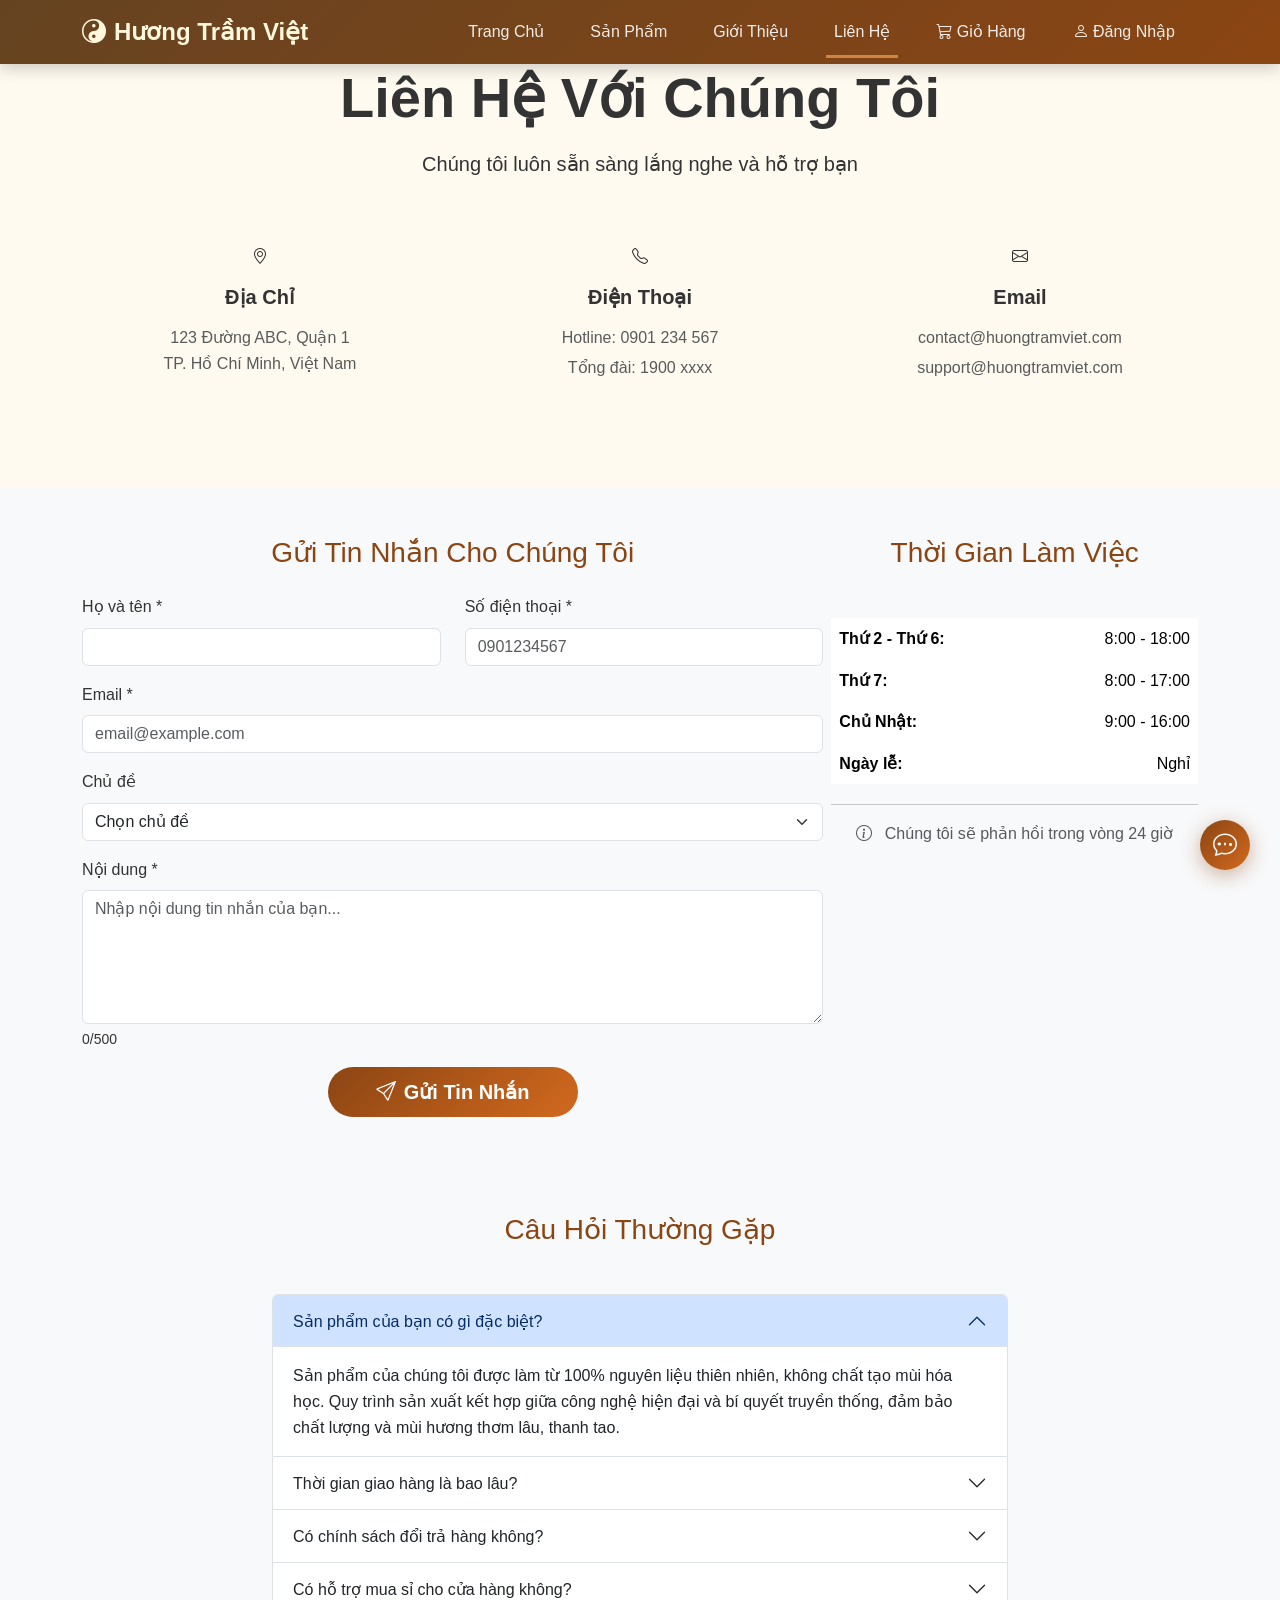
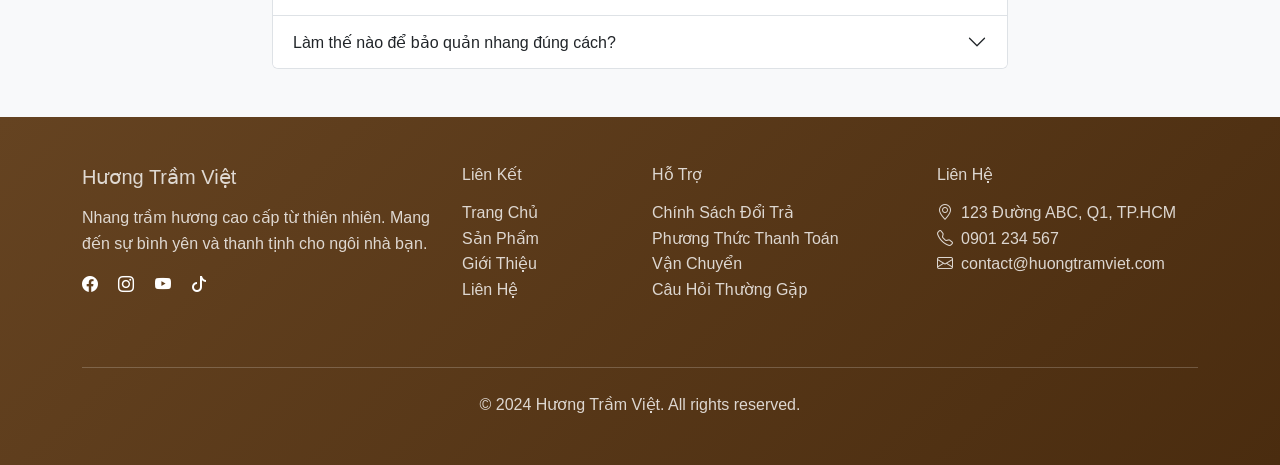
<file: contact.html>
<!doctype html>
<html lang="vi">
  <head>
    <meta charset="UTF-8" />
    <meta name="viewport" content="width=device-width, initial-scale=1.0" />
    <title>Liên Hệ - Hương Trầm Việt</title>
    <link rel="icon" href="./img/logo0.png" type="image/png" />
    <link
      href="https://cdn.jsdelivr.net/npm/bootstrap@5.3.2/dist/css/bootstrap.min.css"
      rel="stylesheet"
    />
    <link
      rel="stylesheet"
      href="https://cdn.jsdelivr.net/npm/bootstrap-icons@1.11.1/font/bootstrap-icons.css"
    />
    <link rel="stylesheet" href="css.css" />
  </head>
  <body>
    <!-- Navbar -->
    <nav class="navbar navbar-expand-lg navbar-dark sticky-top">
      <div class="container">
        <a class="navbar-brand" href="index.html">
          <i class="bi bi-yin-yang me-2"></i>Hương Trầm Việt
        </a>
        <button
          class="navbar-toggler"
          type="button"
          data-bs-toggle="collapse"
          data-bs-target="#navbarNav"
        >
          <span class="navbar-toggler-icon"></span>
        </button>
        <div class="collapse navbar-collapse" id="navbarNav">
          <ul class="navbar-nav ms-auto align-items-center">
            <li class="nav-item">
              <a class="nav-link" href="index.html">Trang Chủ</a>
            </li>
            <li class="nav-item">
              <a class="nav-link" href="product.html">Sản Phẩm</a>
            </li>
            <li class="nav-item">
              <a class="nav-link" href="about.html">Giới Thiệu</a>
            </li>
            <li class="nav-item">
              <a class="nav-link active" href="contact.html">Liên Hệ</a>
            </li>
            <li class="nav-item">
              <a class="nav-link position-relative" href="cart.html">
                <i class="bi bi-cart3"></i> Giỏ Hàng
                <span
                  class="badge bg-danger"
                  id="cartBadge"
                  style="display: none"
                  >0</span
                >
              </a>
            </li>
            <li class="nav-item" id="guestSection">
              <a
                class="nav-link btn btn-outline-light btn-sm ms-3"
                href="login.html"
              >
                <i class="bi bi-person"></i> Đăng Nhập
              </a>
            </li>
            <li
              class="nav-item dropdown"
              id="userSection"
              style="display: none"
            >
              <a
                class="nav-link dropdown-toggle"
                href="#"
                role="button"
                data-bs-toggle="dropdown"
              >
                <i class="bi bi-person-circle"></i>
                <span id="userNameDisplay"></span>
              </a>
              <ul class="dropdown-menu">
                <li>
                  <a class="dropdown-item" href="account.html"
                    ><i class="bi bi-person"></i> Tài khoản</a
                  >
                </li>
                <li>
                  <a class="dropdown-item" href="orders.html"
                    ><i class="bi bi-box-seam"></i> Đơn hàng</a
                  >
                </li>
                <li><hr class="dropdown-divider" /></li>
                <li>
                  <a class="dropdown-item" href="#" onclick="logout()"
                    ><i class="bi bi-box-arrow-right"></i> Đăng xuất</a
                  >
                </li>
              </ul>
            </li>
          </ul>
        </div>
      </div>
    </nav>

    <!-- Page Header -->
    <section class="page-header text-center">
      <div class="container">
        <h1 class="display-4 fw-bold mb-3">Liên Hệ Với Chúng Tôi</h1>
        <p class="lead">Chúng tôi luôn sẵn sàng lắng nghe và hỗ trợ bạn</p>
      </div>
    </section>

    <!-- Contact Info Section -->
    <section class="py-5">
      <div class="container">
        <div class="row g-4 mb-5">
          <div class="col-md-4">
            <div class="contact-card text-center">
              <div class="contact-icon mx-auto mb-3">
                <i class="bi bi-geo-alt"></i>
              </div>
              <h5 class="fw-bold mb-3">Địa Chỉ</h5>
              <p class="text-muted mb-0">123 Đường ABC, Quận 1</p>
              <p class="text-muted">TP. Hồ Chí Minh, Việt Nam</p>
            </div>
          </div>
          <div class="col-md-4">
            <div class="contact-card text-center">
              <div class="contact-icon mx-auto mb-3">
                <i class="bi bi-telephone"></i>
              </div>
              <h5 class="fw-bold mb-3">Điện Thoại</h5>
              <p class="text-muted mb-1">Hotline: 0901 234 567</p>
              <p class="text-muted mb-0">Tổng đài: 1900 xxxx</p>
            </div>
          </div>
          <div class="col-md-4">
            <div class="contact-card text-center">
              <div class="contact-icon mx-auto mb-3">
                <i class="bi bi-envelope"></i>
              </div>
              <h5 class="fw-bold mb-3">Email</h5>
              <p class="text-muted mb-1">contact@huongtramviet.com</p>
              <p class="text-muted mb-0">support@huongtramviet.com</p>
            </div>
          </div>
        </div>
      </div>
    </section>
    <!-- Contact Form Section -->
    <section class="py-5 bg-light">
      <div class="container">
        <div class="row gx-2">
          <!-- Contact Form -->
          <div class="col-lg-8">
            <div class="contact-card">
              <h3 class="text-center mb-4 text-primary-custom">
                Gửi Tin Nhắn Cho Chúng Tôi
              </h3>
              <div id="alertContainer"></div>
              <form id="contactForm" class="needs-validation" novalidate>
                <div class="row">
                  <div class="col-md-6 mb-3">
                    <label for="fullName" class="form-label">Họ và tên *</label>
                    <input
                      type="text"
                      class="form-control"
                      id="fullName"
                      required
                    />
                    <div class="invalid-feedback">Vui lòng nhập họ tên</div>
                  </div>
                  <div class="col-md-6 mb-3">
                    <label for="phone" class="form-label"
                      >Số điện thoại *</label
                    >
                    <input
                      type="tel"
                      class="form-control"
                      id="phone"
                      placeholder="0901234567"
                      required
                    />
                    <div class="invalid-feedback">
                      Vui lòng nhập số điện thoại hợp lệ (10 số)
                    </div>
                  </div>
                </div>
                <div class="mb-3">
                  <label for="email" class="form-label">Email *</label>
                  <input
                    type="email"
                    class="form-control"
                    id="email"
                    placeholder="email@example.com"
                    required
                  />
                  <div class="invalid-feedback">Vui lòng nhập email hợp lệ</div>
                </div>
                <div class="mb-3">
                  <label for="subject" class="form-label">Chủ đề</label>
                  <select class="form-select" id="subject">
                    <option value="">Chọn chủ đề</option>
                    <option value="product">Hỏi về sản phẩm</option>
                    <option value="order">Đơn hàng</option>
                    <option value="support">Hỗ trợ kỹ thuật</option>
                    <option value="partner">Hợp tác kinh doanh</option>
                    <option value="other">Khác</option>
                  </select>
                </div>
                <div class="mb-3">
                  <label for="message" class="form-label">Nội dung *</label>
                  <textarea
                    class="form-control"
                    id="message"
                    rows="5"
                    placeholder="Nhập nội dung tin nhắn của bạn..."
                    required
                  ></textarea>
                  <div class="d-flex justify-content-between mt-1">
                    <div class="invalid-feedback">
                      Vui lòng nhập nội dung tin nhắn
                    </div>
                    <small class="char-counter"
                      ><span id="charCount">0</span>/500</small
                    >
                  </div>
                </div>
                <div class="text-center">
                  <button type="submit" class="btn btn-primary btn-lg px-5">
                    <i class="bi bi-send me-2"></i>Gửi Tin Nhắn
                  </button>
                </div>
              </form>
            </div>
          </div>

          <!-- Working Hours -->
          <div class="col-lg-4">
            <h3 class="text-center mb-5 text-primary-custom">
              Thời Gian Làm Việc
            </h3>
            <div class="contact-card">
              <div class="table-responsive">
                <table class="table table-borderless mb-1">
                  <tbody class="border-left">
                    <tr>
                      <td><strong>Thứ 2 - Thứ 6:</strong></td>
                      <td class="text-end">8:00 - 18:00</td>
                    </tr>
                    <tr>
                      <td><strong>Thứ 7:</strong></td>
                      <td class="text-end">8:00 - 17:00</td>
                    </tr>
                    <tr>
                      <td><strong>Chủ Nhật:</strong></td>
                      <td class="text-end">9:00 - 16:00</td>
                    </tr>
                    <tr>
                      <td><strong>Ngày lễ:</strong></td>
                      <td class="text-end">Nghỉ</td>
                    </tr>
                  </tbody>
                </table>
              </div>
              <hr />
              <p class="text-center text-muted mb-0">
                <i class="bi bi-info-circle me-2"></i>
                Chúng tôi sẽ phản hồi trong vòng 24 giờ
              </p>
            </div>
          </div>
        </div>
        <!-- ✅ Đóng .row ở đây -->
      </div>
    </section>
    <!-- Contact Form Section -->
    <!-- <section class="py-5 bg-light">
        <div class="container">
          <div class="row gx-2">
            <div class="col-lg-8 ">
              <div class="contact-card">
                <h3 class="text-center mb-4 text-primary-custom">
                  Gửi Tin Nhắn Cho Chúng Tôi
                </h3>
                <div id="alertContainer"></div>
                <form id="contactForm" class="needs-validation" novalidate>
                  <div class="row">
                    <div class="col-md-6 mb-3">
                      <label for="fullName" class="form-label"
                        >Họ và tên *</label
                      >
                      <input
                        type="text"
                        class="form-control"
                        id="fullName"
                        required
                      />
                      <div class="invalid-feedback">Vui lòng nhập họ tên</div>
                    </div>
                    <div class="col-md-6 mb-3">
                      <label for="phone" class="form-label"
                        >Số điện thoại *</label
                      >
                      <input
                        type="tel"
                        class="form-control"
                        id="phone"
                        placeholder="0901234567"
                        required
                      />
                      <div class="invalid-feedback">
                        Vui lòng nhập số điện thoại hợp lệ (10 số)
                      </div>
                    </div>
                  </div>

                  <div class="mb-3">
                    <label for="email" class="form-label">Email *</label>
                    <input
                      type="email"
                      class="form-control"
                      id="email"
                      placeholder="email@example.com"
                      required
                    />
                    <div class="invalid-feedback">
                      Vui lòng nhập email hợp lệ
                    </div>
                  </div>

                  <div class="mb-3">
                    <label for="subject" class="form-label">Chủ đề</label>
                    <select class="form-select" id="subject">
                      <option value="">Chọn chủ đề</option>
                      <option value="product">Hỏi về sản phẩm</option>
                      <option value="order">Đơn hàng</option>
                      <option value="support">Hỗ trợ kỹ thuật</option>
                      <option value="partner">Hợp tác kinh doanh</option>
                      <option value="other">Khác</option>
                    </select>
                  </div>

                  <div class="mb-3">
                    <label for="message" class="form-label">Nội dung *</label>
                    <textarea
                      class="form-control"
                      id="message"
                      rows="5"
                      placeholder="Nhập nội dung tin nhắn của bạn..."
                      required
                    ></textarea>
                    <div class="d-flex justify-content-between mt-1">
                      <div class="invalid-feedback">
                        Vui lòng nhập nội dung tin nhắn
                      </div>
                      <small class="char-counter"
                        ><span id="charCount">0</span>/500</small
                      >
                    </div>
                  </div>
                  <div class="text-center">
                    <button type="submit" class="btn btn-primary btn-lg px-5">
                      <i class="bi bi-send me-2"></i>Gửi Tin Nhắn
                    </button>
                  </div>
                </form>
              </div>
            </div>
          </div>
        <!-- Working Hours Section -->
    <!-- <div class="col-lg-4">
          <h3 class="text-center mb-5 text-primary-custom">
            Thời Gian Làm Việc
          </h3>
          
              <div class="contact-card">
                <div class="table-responsive">
                  <table class="table table-borderless mb-0">
                    <tbody>
                      <tr>
                        <td><strong>Thứ 2 - Thứ 6:</strong></td>
                        <td class="text-end">8:00 - 18:00</td>
                      </tr>
                      <tr>
                        <td><strong>Thứ 7:</strong></td>
                        <td class="text-end">8:00 - 17:00</td>
                      </tr>
                      <tr>
                        <td><strong>Chủ Nhật:</strong></td>
                        <td class="text-end">9:00 - 16:00</td>
                      </tr>
                      <tr>
                        <td><strong>Ngày lễ:</strong></td>
                        <td class="text-end">Nghỉ</td>
                      </tr>
                    </tbody>
                  </table>
                </div>
                <hr />
                <p class="text-center text-muted mb-0">
                  <i class="bi bi-info-circle me-2"></i>
                  Chúng tôi sẽ phản hồi trong vòng 24 giờ
                </p>
              </div>
  
        </div>
    </div>
    </section>  -->

    <!-- FAQ Section -->
    <section class="py-5 faq-section bg-light">
      <div class="container">
        <h3 class="text-center mb-5 text-primary-custom">Câu Hỏi Thường Gặp</h3>
        <div class="row justify-content-center">
          <div class="col-lg-8">
            <div class="accordion" id="faqAccordion">
              <div class="accordion-item">
                <h2 class="accordion-header">
                  <button
                    class="accordion-button"
                    type="button"
                    data-bs-toggle="collapse"
                    data-bs-target="#faq1"
                  >
                    Sản phẩm của bạn có gì đặc biệt?
                  </button>
                </h2>
                <div
                  id="faq1"
                  class="accordion-collapse collapse show"
                  data-bs-parent="#faqAccordion"
                >
                  <div class="accordion-body">
                    Sản phẩm của chúng tôi được làm từ 100% nguyên liệu thiên
                    nhiên, không chất tạo mùi hóa học. Quy trình sản xuất kết
                    hợp giữa công nghệ hiện đại và bí quyết truyền thống, đảm
                    bảo chất lượng và mùi hương thơm lâu, thanh tao.
                  </div>
                </div>
              </div>

              <div class="accordion-item">
                <h2 class="accordion-header">
                  <button
                    class="accordion-button collapsed"
                    type="button"
                    data-bs-toggle="collapse"
                    data-bs-target="#faq2"
                  >
                    Thời gian giao hàng là bao lâu?
                  </button>
                </h2>
                <div
                  id="faq2"
                  class="accordion-collapse collapse"
                  data-bs-parent="#faqAccordion"
                >
                  <div class="accordion-body">
                    Đối với khu vực nội thành TP.HCM: 1-2 ngày làm việc. Đối với
                    các tỉnh thành khác: 3-5 ngày làm việc. Chúng tôi hỗ trợ
                    giao hàng nhanh và đóng gói cẩn thận.
                  </div>
                </div>
              </div>

              <div class="accordion-item">
                <h2 class="accordion-header">
                  <button
                    class="accordion-button collapsed"
                    type="button"
                    data-bs-toggle="collapse"
                    data-bs-target="#faq3"
                  >
                    Có chính sách đổi trả hàng không?
                  </button>
                </h2>
                <div
                  id="faq3"
                  class="accordion-collapse collapse"
                  data-bs-parent="#faqAccordion"
                >
                  <div class="accordion-body">
                    Chúng tôi chấp nhận đổi trả trong vòng 7 ngày nếu sản phẩm
                    bị lỗi do nhà sản xuất hoặc không đúng mô tả. Sản phẩm cần
                    còn nguyên vẹn, chưa sử dụng và có hóa đơn mua hàng.
                  </div>
                </div>
              </div>

              <div class="accordion-item">
                <h2 class="accordion-header">
                  <button
                    class="accordion-button collapsed"
                    type="button"
                    data-bs-toggle="collapse"
                    data-bs-target="#faq4"
                  >
                    Có hỗ trợ mua sỉ cho cửa hàng không?
                  </button>
                </h2>
                <div
                  id="faq4"
                  class="accordion-collapse collapse"
                  data-bs-parent="#faqAccordion"
                >
                  <div class="accordion-body">
                    Có, chúng tôi có chương trình hỗ trợ đại lý và mua sỉ với
                    giá ưu đãi. Vui lòng liên hệ hotline 0901 234 567 hoặc email
                    contact@huongtramviet.com để được tư vấn chi tiết.
                  </div>
                </div>
              </div>

              <div class="accordion-item">
                <h2 class="accordion-header">
                  <button
                    class="accordion-button collapsed"
                    type="button"
                    data-bs-toggle="collapse"
                    data-bs-target="#faq5"
                  >
                    Làm thế nào để bảo quản nhang đúng cách?
                  </button>
                </h2>
                <div
                  id="faq5"
                  class="accordion-collapse collapse"
                  data-bs-parent="#faqAccordion"
                >
                  <div class="accordion-body">
                    Nên bảo quản nhang ở nơi khô ráo, thoáng mát, tránh ánh nắng
                    trực tiếp và độ ẩm cao. Đóng kín hộp sau khi sử dụng để giữ
                    hương thơm lâu dài. Nếu bảo quản đúng cách, nhang có thể giữ
                    chất lượng trong 12-18 tháng.
                  </div>
                </div>
              </div>
            </div>
          </div>
        </div>
      </div>
    </section>

    <!-- Footer -->
    <footer class="py-5">
      <div class="container">
        <div class="row">
          <div class="col-lg-4 mb-4">
            <h5 class="mb-3">Hương Trầm Việt</h5>
            <p>
              Nhang trầm hương cao cấp từ thiên nhiên. Mang đến sự bình yên và
              thanh tịnh cho ngôi nhà bạn.
            </p>
            <div class="social-links mt-3">
              <a href="#" class="text-white me-3"
                ><i class="bi bi-facebook"></i
              ></a>
              <a href="#" class="text-white me-3"
                ><i class="bi bi-instagram"></i
              ></a>
              <a href="#" class="text-white me-3"
                ><i class="bi bi-youtube"></i
              ></a>
              <a href="#" class="text-white"><i class="bi bi-tiktok"></i></a>
            </div>
          </div>
          <div class="col-lg-2 col-md-4 mb-4">
            <h6 class="mb-3">Liên Kết</h6>
            <ul class="list-unstyled">
              <li><a href="index.html">Trang Chủ</a></li>
              <li><a href="product.html">Sản Phẩm</a></li>
              <li><a href="about.html">Giới Thiệu</a></li>
              <li><a href="contact.html">Liên Hệ</a></li>
            </ul>
          </div>
          <div class="col-lg-3 col-md-4 mb-4">
            <h6 class="mb-3">Hỗ Trợ</h6>
            <ul class="list-unstyled">
              <li><a href="#">Chính Sách Đổi Trả</a></li>
              <li><a href="#">Phương Thức Thanh Toán</a></li>
              <li><a href="#">Vận Chuyển</a></li>
              <li><a href="#">Câu Hỏi Thường Gặp</a></li>
            </ul>
          </div>
          <div class="col-lg-3 col-md-4 mb-4">
            <h6 class="mb-3">Liên Hệ</h6>
            <ul class="list-unstyled">
              <li>
                <i class="bi bi-geo-alt me-2"></i>123 Đường ABC, Q1, TP.HCM
              </li>
              <li><i class="bi bi-telephone me-2"></i>0901 234 567</li>
              <li>
                <i class="bi bi-envelope me-2"></i>contact@huongtramviet.com
              </li>
            </ul>
          </div>
        </div>
        <hr class="my-4" />
        <div class="text-center">
          <p class="mb-0">&copy; 2024 Hương Trầm Việt. All rights reserved.</p>
        </div>
      </div>
    </footer>

    <script src="https://cdn.jsdelivr.net/npm/bootstrap@5.3.2/dist/js/bootstrap.bundle.min.js"></script>
    <script src="js/common.js"></script>
    <script src="js/contact.js"></script>
    <script src="js/chatbox.js"></script>
  </body>
</html>
</file>
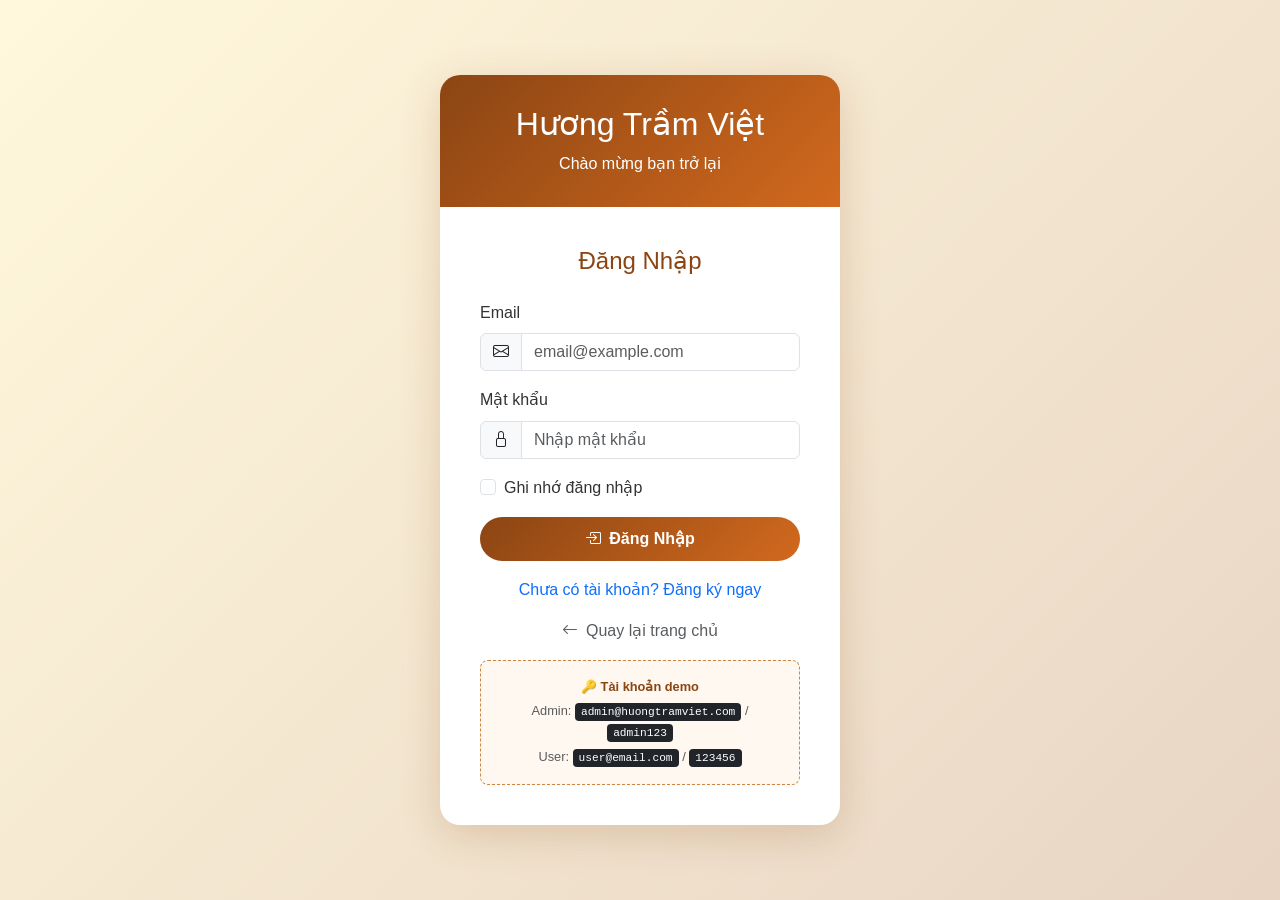
<file: login.html>
<!DOCTYPE html>
<html lang="vi">
<head>
    <meta charset="UTF-8">
    <meta name="viewport" content="width=device-width, initial-scale=1.0">
    <title>Đăng Nhập - Hương Trầm Việt</title>
    <link rel="icon" href="./img/logo0.png" type="image/png">
    <link href="https://cdn.jsdelivr.net/npm/bootstrap@5.3.2/dist/css/bootstrap.min.css" rel="stylesheet">
    <link rel="stylesheet" href="https://cdn.jsdelivr.net/npm/bootstrap-icons@1.11.1/font/bootstrap-icons.css">
    <link rel="stylesheet" href="css.css">
</head>
<body>
    <div class="auth-container">
        <div class="auth-card">
            <div class="auth-header">
                <h2 class="mb-0"> Hương Trầm Việt</h2>
                <p class="mb-0 mt-2">Chào mừng bạn trở lại</p>
            </div>
            
            <div class="auth-body">
                <!-- Login Form -->
                <form id="loginForm">
                    <h4 class="text-center mb-4 text-primary-custom">Đăng Nhập</h4>
                    
                    <div class="mb-3">
                        <label for="loginEmail" class="form-label">Email</label>
                        <div class="input-group">
                            <span class="input-group-text"><i class="bi bi-envelope"></i></span>
                            <input type="email" class="form-control" id="loginEmail" 
                                   placeholder="email@example.com" required>
                        </div>
                    </div>
                    
                    <div class="mb-3">
                        <label for="loginPassword" class="form-label">Mật khẩu</label>
                        <div class="input-group">
                            <span class="input-group-text"><i class="bi bi-lock"></i></span>
                            <input type="password" class="form-control" id="loginPassword" 
                                   placeholder="Nhập mật khẩu" required>
                        </div>
                    </div>
                    
                    <div class="mb-3 form-check">
                        <input type="checkbox" class="form-check-input" id="rememberMe">
                        <label class="form-check-label" for="rememberMe">
                            Ghi nhớ đăng nhập
                        </label>
                    </div>
                    
                    <button type="submit" class="btn btn-primary w-100 mb-3">
                        <i class="bi bi-box-arrow-in-right me-2"></i>Đăng Nhập
                    </button>
                    
                    <div class="text-center">
                        <a href="#" class="text-decoration-none" onclick="showRegisterForm(); return false;">
                            Chưa có tài khoản? Đăng ký ngay
                        </a>
                    </div>
                    
                    <div class="text-center mt-3">
                        <a href="index.html" class="text-muted text-decoration-none">
                            <i class="bi bi-arrow-left me-2"></i>Quay lại trang chủ
                        </a>
                    </div>
                </form>
                
                <!-- Register Form (hidden by default) -->
                <form id="registerForm" style="display: none;">
                    <h4 class="text-center mb-4 text-primary-custom">Đăng Ký</h4>
                    
                    <div class="mb-3">
                        <label for="registerName" class="form-label">Họ và tên</label>
                        <div class="input-group">
                            <span class="input-group-text"><i class="bi bi-person"></i></span>
                            <input type="text" class="form-control" id="registerName" 
                                   placeholder="Nguyễn Văn A" required>
                        </div>
                    </div>
                    
                    <div class="mb-3">
                        <label for="registerEmail" class="form-label">Email</label>
                        <div class="input-group">
                            <span class="input-group-text"><i class="bi bi-envelope"></i></span>
                            <input type="email" class="form-control" id="registerEmail" 
                                   placeholder="email@example.com" required>
                        </div>
                    </div>
                    
                    <div class="mb-3">
                        <label for="registerPhone" class="form-label">Số điện thoại</label>
                        <div class="input-group">
                            <span class="input-group-text"><i class="bi bi-telephone"></i></span>
                            <input type="tel" class="form-control" id="registerPhone" 
                                   placeholder="0901234567" required>
                        </div>
                    </div>
                    
                    <div class="mb-3">
                        <label for="registerPassword" class="form-label">Mật khẩu</label>
                        <div class="input-group">
                            <span class="input-group-text"><i class="bi bi-lock"></i></span>
                            <input type="password" class="form-control" id="registerPassword" 
                                   placeholder="Tối thiểu 6 ký tự" required>
                        </div>
                    </div>
                    
                    <div class="mb-3">
                        <label for="registerConfirmPassword" class="form-label">Xác nhận mật khẩu</label>
                        <div class="input-group">
                            <span class="input-group-text"><i class="bi bi-lock-fill"></i></span>
                            <input type="password" class="form-control" id="registerConfirmPassword" 
                                   placeholder="Nhập lại mật khẩu" required>
                        </div>
                    </div>
                    
                    <div class="mb-3 form-check">
                        <input type="checkbox" class="form-check-input" id="agreeTerms" required>
                        <label class="form-check-label" for="agreeTerms">
                            Tôi đồng ý với <a href="#" class="text-decoration-none">Điều khoản sử dụng</a>
                        </label>
                    </div>
                    
                    <button type="submit" class="btn btn-primary w-100 mb-3">
                        <i class="bi bi-person-plus me-2"></i>Đăng Ký
                    </button>
                    
                    <div class="text-center">
                        <a href="#" class="text-decoration-none" onclick="showLoginForm(); return false;">
                            Đã có tài khoản? Đăng nhập
                        </a>
                    </div>
                    
                    <div class="text-center mt-3">
                        <a href="index.html" class="text-muted text-decoration-none">
                            <i class="bi bi-arrow-left me-2"></i>Quay lại trang chủ
                        </a>
                    </div>
                </form>
            </div>
        </div>
    </div>

    <script src="https://cdn.jsdelivr.net/npm/bootstrap@5.3.2/dist/js/bootstrap.bundle.min.js"></script>
    <script src="js/common.js"></script>
    <script src="js/auth.js"></script>
</body>
</html>
</file>
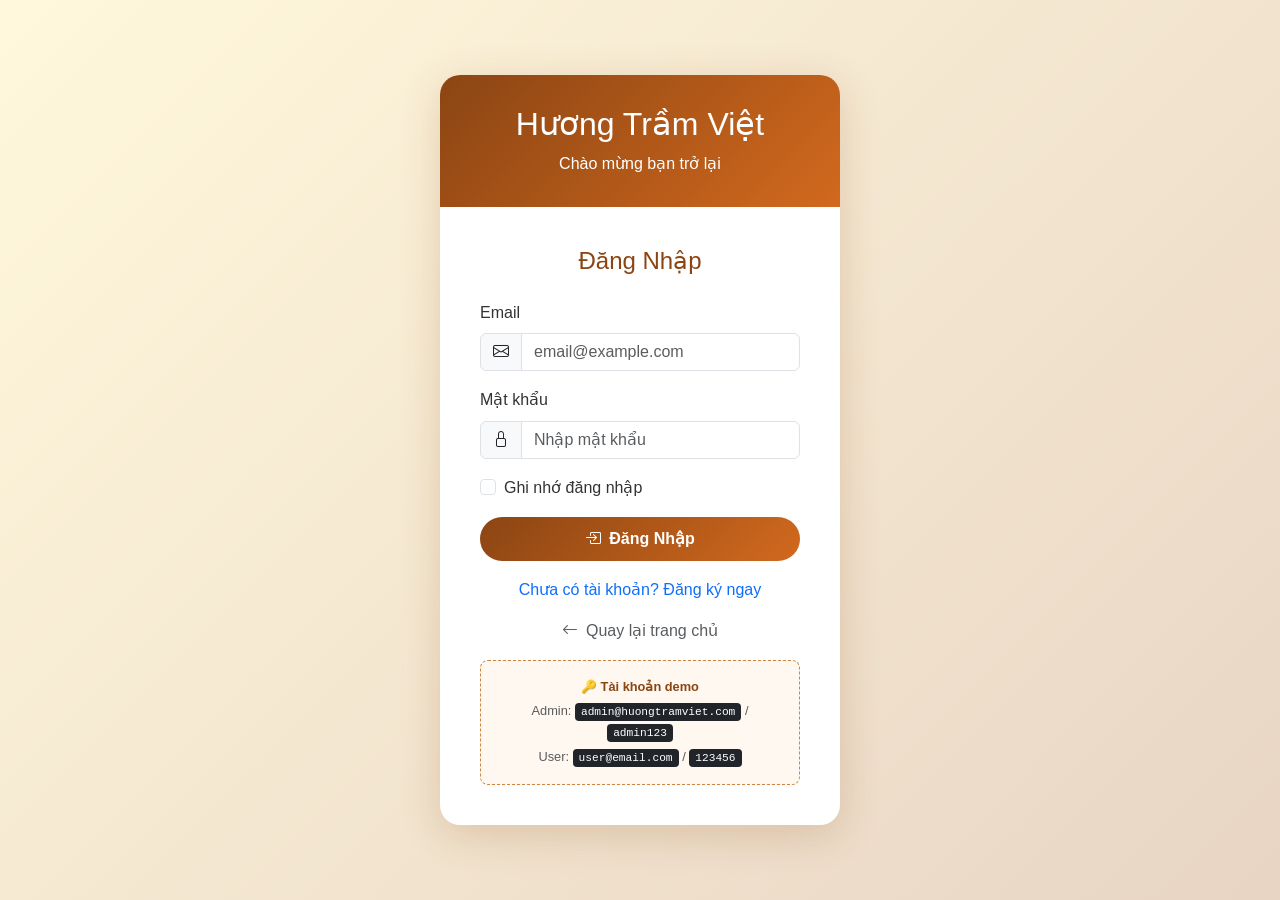
<file: orders.html>
<!DOCTYPE html>
<html lang="vi">
<head>
    <meta charset="UTF-8">
    <meta name="viewport" content="width=device-width, initial-scale=1.0">
    <title>Đơn Hàng - Hương Trầm Việt</title>
    <link rel="icon" href="./img/logo0.png" type="image/png">
    <link href="https://cdn.jsdelivr.net/npm/bootstrap@5.3.2/dist/css/bootstrap.min.css" rel="stylesheet">
    <link rel="stylesheet" href="https://cdn.jsdelivr.net/npm/bootstrap-icons@1.11.1/font/bootstrap-icons.css">
    <link rel="stylesheet" href="css.css">
</head>
<body>

    <!-- NAVBAR -->
    <nav class="navbar navbar-expand-lg navbar-dark sticky-top">
        <div class="container">
            <a class="navbar-brand" href="index.html"><i class="bi bi-yin-yang me-2"></i>Hương Trầm Việt</a>
            <button class="navbar-toggler" type="button" data-bs-toggle="collapse" data-bs-target="#navbarNav">
                <span class="navbar-toggler-icon"></span>
            </button>
            <div class="collapse navbar-collapse" id="navbarNav">
                <ul class="navbar-nav ms-auto align-items-center">
                    <li class="nav-item"><a class="nav-link" href="index.html">Trang Chủ</a></li>
                    <li class="nav-item"><a class="nav-link" href="product.html">Sản Phẩm</a></li>
                    <li class="nav-item"><a class="nav-link" href="about.html">Giới Thiệu</a></li>
                    <li class="nav-item"><a class="nav-link" href="contact.html">Liên Hệ</a></li>
                    <li class="nav-item">
                        <a class="nav-link position-relative" href="cart.html">
                            <i class="bi bi-cart3"></i> Giỏ Hàng
                            <span class="badge bg-danger" id="cartBadge" style="display:none;">0</span>
                        </a>
                    </li>
                    <li class="nav-item" id="guestSection">
                        <a class="nav-link btn btn-outline-light btn-sm ms-3" href="login.html"><i class="bi bi-person"></i> Đăng Nhập</a>
                    </li>
                    <li class="nav-item dropdown" id="userSection" style="display:none;">
                        <a class="nav-link dropdown-toggle" href="#" role="button" data-bs-toggle="dropdown">
                            <i class="bi bi-person-circle"></i> <span id="userNameDisplay"></span>
                        </a>
                        <ul class="dropdown-menu">
                            <li><a class="dropdown-item" href="account.html"><i class="bi bi-person me-2"></i>Tài khoản</a></li>
                            <li><a class="dropdown-item" href="orders.html"><i class="bi bi-box-seam me-2"></i>Đơn hàng</a></li>
                            <li><hr class="dropdown-divider"></li>
                            <li><a class="dropdown-item" href="#" onclick="logout()"><i class="bi bi-box-arrow-right me-2"></i>Đăng xuất</a></li>
                        </ul>
                    </li>
                </ul>
            </div>
        </div>
    </nav>

    <!-- LAYOUT -->
    <div class="ord-wrapper">

        <!-- SIDEBAR -->
        <div class="ord-sidebar">
            <div class="sidebar-user-info">
                <div class="sidebar-avatar" id="sidebarAvatar"><i class="bi bi-person-fill"></i></div>
                <div class="sidebar-name" id="sidebarName">...</div>
                <div class="sidebar-role" id="sidebarRoleLabel"></div>
            </div>
            <hr class="sidebar-divider">

            <!-- User nav -->
            <ul class="sidebar-nav" id="navUser" style="display:none;">
                <li><a href="#" class="active" data-panel="myOrders"><i class="bi bi-bag me-2"></i>Đơn Hàng Của Tôi</a></li>
                <li><a href="#" data-panel="tracking"><i class="bi bi-geo-alt me-2"></i>Theo Dõi Giao Hàng</a></li>
                <li><a href="account.html"><i class="bi bi-person me-2"></i>Tài Khoản</a></li>
            </ul>

            <!-- Admin nav -->
            <ul class="sidebar-nav" id="navAdmin" style="display:none;">
                <li><a href="#" class="active" data-panel="adminOrders"><i class="bi bi-receipt me-2"></i>Quản Lý Đơn Hàng <span class="badge bg-danger ms-1" id="pendingBadge" style="display:none;"></span></a></li>
                <li><a href="#" data-panel="adminTracking"><i class="bi bi-truck me-2"></i>Theo Dõi Giao Hàng</a></li>
                <li><a href="account.html"><i class="bi bi-people me-2"></i>Quản Lý TK</a></li>
            </ul>

            <hr class="sidebar-divider">
            <ul class="sidebar-nav">
                <li><a href="index.html"><i class="bi bi-house me-2"></i>Trang Chủ</a></li>
                <li><a href="#" onclick="logout()"><i class="bi bi-box-arrow-right me-2"></i>Đăng Xuất</a></li>
            </ul>
        </div>

        <!-- MAIN -->
        <div class="ord-main">

            <!-- ===== USER: MY ORDERS ===== -->
            <div class="ord-panel" id="panelMyOrders">
                <div class="ord-page-title"><i class="bi bi-bag me-2"></i>Đơn Hàng Của Tôi</div>
                <p class="text-muted mb-4">Theo dõi và quản lý tất cả đơn hàng của bạn</p>
                <div class="row g-3 mb-4">
                    <div class="col-6 col-md-3"><div class="stat-card text-center"><div class="dash-stat-val" id="statMyTotal">0</div><div class="dash-stat-label">Tổng đơn</div></div></div>
                    <div class="col-6 col-md-3"><div class="stat-card text-center" style="border-left-color:#ffc107;"><div class="dash-stat-val" style="color:#856404;" id="statMyPending">0</div><div class="dash-stat-label">Chờ xử lý</div></div></div>
                    <div class="col-6 col-md-3"><div class="stat-card text-center" style="border-left-color:#0d6efd;"><div class="dash-stat-val" style="color:#0d6efd;" id="statMyDelivering">0</div><div class="dash-stat-label">Đang giao</div></div></div>
                    <div class="col-6 col-md-3"><div class="stat-card text-center" style="border-left-color:#28a745;"><div class="dash-stat-val" style="color:#28a745;" id="statMyCompleted">0</div><div class="dash-stat-label">Hoàn thành</div></div></div>
                </div>
                <div class="filter-tabs" id="userFilterTabs"></div>
                <div id="userOrdersList"></div>
            </div>

            <!-- ===== USER: TRACKING ===== -->
            <div class="ord-panel" id="panelTracking">
                <div class="ord-page-title"><i class="bi bi-geo-alt me-2"></i>Theo Dõi Giao Hàng</div>
                <p class="text-muted mb-4">Kiểm tra trạng thái giao hàng của đơn hàng</p>
                <div class="row g-4">
                    <div class="col-lg-4">
                        <div class="info-card">
                            <div class="info-card-title"><i class="bi bi-search me-2"></i>Tra Cứu Đơn Hàng</div>
                            <div class="mb-3">
                                <label class="form-label fw-semibold">Mã đơn hàng</label>
                                <input type="text" class="form-control" id="trackingInput" placeholder="VD: ORD-2024-001">
                            </div>
                            <button class="btn btn-primary w-100" id="btnTrack"><i class="bi bi-search me-2"></i>Theo Dõi</button>
                            <hr>
                            <div class="info-card-title">Đơn Đang Giao</div>
                            <div id="activeDeliveriesUser"></div>
                        </div>
                    </div>
                    <div class="col-lg-8">
                        <div class="info-card" id="trackingResult">
                            <div class="text-center py-5 text-muted">
                                <i class="bi bi-truck" style="font-size:3rem; opacity:.3;"></i>
                                <p class="mt-3">Nhập mã đơn hàng để theo dõi</p>
                            </div>
                        </div>
                    </div>
                </div>
            </div>

            <!-- ===== ADMIN: ORDERS ===== -->
            <div class="ord-panel" id="panelAdminOrders">
                <div class="d-flex justify-content-between align-items-center mb-2 flex-wrap gap-2">
                    <div class="ord-page-title mb-0"><i class="bi bi-receipt me-2"></i>Quản Lý Đơn Hàng</div>
                    <button class="btn btn-outline-primary btn-sm" id="btnExport"><i class="bi bi-download me-1"></i>Xuất Excel</button>
                </div>
                <p class="text-muted mb-4">Duyệt và quản lý tất cả đơn hàng trong hệ thống</p>
                <div class="row g-3 mb-4">
                    <div class="col-6 col-md-3"><div class="dash-stat-card"><div class="d-flex justify-content-between"><div><div class="dash-stat-val" id="adminStatTotal">0</div><div class="dash-stat-label">Tổng đơn</div></div><div class="dash-stat-icon"><i class="bi bi-receipt"></i></div></div></div></div>
                    <div class="col-6 col-md-3"><div class="dash-stat-card" style="border-left-color:#ffc107;"><div class="d-flex justify-content-between"><div><div class="dash-stat-val" style="color:#856404;" id="adminStatPending">0</div><div class="dash-stat-label">Chờ duyệt</div></div><div class="dash-stat-icon" style="color:#ffc107;"><i class="bi bi-hourglass-split"></i></div></div></div></div>
                    <div class="col-6 col-md-3"><div class="dash-stat-card" style="border-left-color:#0d6efd;"><div class="d-flex justify-content-between"><div><div class="dash-stat-val" style="color:#0d6efd;" id="adminStatDelivering">0</div><div class="dash-stat-label">Đang giao</div></div><div class="dash-stat-icon" style="color:#0d6efd;"><i class="bi bi-truck"></i></div></div></div></div>
                    <div class="col-6 col-md-3"><div class="dash-stat-card" style="border-left-color:#28a745;"><div class="d-flex justify-content-between"><div><div class="dash-stat-val" style="color:#28a745;" id="adminStatRevenue">0</div><div class="dash-stat-label">Doanh thu</div></div><div class="dash-stat-icon" style="color:#28a745;"><i class="bi bi-cash-stack"></i></div></div></div></div>
                </div>
                <div class="filter-tabs" id="adminFilterTabs"></div>
                <div class="row g-3 mb-3">
                    <div class="col-md-5">
                        <div class="input-group search-box">
                            <input type="text" class="form-control" id="adminOrderSearch" placeholder="Tìm mã đơn, tên khách...">
                            <button class="btn btn-primary"><i class="bi bi-search"></i></button>
                        </div>
                    </div>
                    <div class="col-md-3">
                        <select class="form-select" style="border-radius:10px;" id="adminPayFilter">
                            <option value="">Tất cả thanh toán</option>
                            <option value="cod">COD</option>
                            <option value="banking">Chuyển khoản</option>
                            <option value="momo">MoMo</option>
                        </select>
                    </div>
                </div>
                <div class="table-responsive-force">
                    <table class="table ord-table w-100">
                        <thead>
                            <tr><th>Mã ĐH</th><th>Khách Hàng</th><th>Sản Phẩm</th><th>Tổng Tiền</th><th>Thanh Toán</th><th>Trạng Thái</th><th>Ngày Đặt</th><th>Thao Tác</th></tr>
                        </thead>
                        <tbody id="adminOrdersBody"></tbody>
                    </table>
                </div>
            </div>

            <!-- ===== ADMIN: TRACKING ===== -->
            <div class="ord-panel" id="panelAdminTracking">
                <div class="ord-page-title"><i class="bi bi-truck me-2"></i>Theo Dõi Giao Hàng</div>
                <p class="text-muted mb-4">Tổng quan trạng thái giao hàng tất cả đơn đang xử lý</p>
                <div id="adminTrackingList"></div>
            </div>

        </div><!-- /ord-main -->
    </div>

    <!-- MODAL: ORDER DETAIL -->
    <div class="modal fade" id="modalOrderDetail" tabindex="-1">
        <div class="modal-dialog modal-xl modal-dialog-centered modal-dialog-scrollable">
            <div class="modal-content" style="border-radius:16px; border:none;">
                <div class="modal-header" style="background:linear-gradient(135deg,var(--dark-brown),var(--primary-color)); color:white; border-radius:16px 16px 0 0;">
                    <h5 class="modal-title"><i class="bi bi-receipt me-2"></i>Chi Tiết Đơn Hàng <span id="modalOrderId"></span></h5>
                    <button type="button" class="btn-close btn-close-white" data-bs-dismiss="modal"></button>
                </div>
                <div class="modal-body p-4" id="modalOrderBody"></div>
                <div class="modal-footer" id="modalOrderFooter"></div>
            </div>
        </div>
    </div>

    <!-- Toast -->
    <div class="position-fixed bottom-0 end-0 p-3" style="z-index:9999;">
        <div id="toastMsg" class="toast align-items-center text-bg-success border-0" role="alert">
            <div class="d-flex">
                <div class="toast-body" id="toastText"></div>
                <button type="button" class="btn-close btn-close-white me-2 m-auto" data-bs-dismiss="toast"></button>
            </div>
        </div>
    </div>

    <footer class="py-4">
        <div class="container text-center">
            <p class="mb-0">&copy; 2024 Hương Trầm Việt. All rights reserved.</p>
        </div>
    </footer>

    <script src="https://cdn.jsdelivr.net/npm/bootstrap@5.3.2/dist/js/bootstrap.bundle.min.js"></script>
    <script src="js/common.js"></script>
    <script src="js/orders.js"></script>
</body>
</html>
</file>
<file: css.css>
/* ==================== GLOBAL STYLES ==================== */
* {
  margin: 0;
  padding: 0;
  box-sizing: border-box;
}

:root {
  --primary-color: #8b4513;
  --secondary-color: #d2691e;
  --accent-color: #cd853f;
  --dark-brown: #654321;
  --light-cream: #fff8dc;
  --success-color: #28a745;
  --danger-color: #dc3545;
  --warning-color: #ffc107;
}

body {
  font-family: "Segoe UI", Tahoma, Geneva, Verdana, sans-serif;
  line-height: 1.6;
  color: #333;
  background-color: #fffaf0;
}

/* ==================== NAVBAR ==================== */
.navbar {
  background: linear-gradient(
    135deg,
    var(--dark-brown) 0%,
    var(--primary-color) 100%
  );
  box-shadow: 0 4px 15px rgba(0, 0, 0, 0.2);
}

.navbar-brand {
  font-size: 1.5rem;
  font-weight: 700;
  color: var(--light-cream) !important;
  transition: transform 0.3s ease;
}

.navbar-brand:hover {
  transform: scale(1.05);
}

.nav-link {
  color: rgba(255, 255, 255, 0.9) !important;
  font-weight: 500;
  margin: 0 15px;
  position: relative;
  transition: color 0.3s ease;
}

.nav-link::after {
  content: "";
  position: absolute;
  bottom: -5px;
  left: 0;
  width: 0;
  height: 3px;
  background-color: var(--accent-color);
  transition: width 0.3s ease;
}

.nav-link:hover::after,
.nav-link.active::after {
  width: 100%;
}

.navbar .badge {
  position: absolute;
  top: -5px;
  right: -10px;
  background-color: var(--danger-color);
  border-radius: 50%;
  padding: 3px 7px;
  font-size: 0.7rem;
}

/* ==================== HERO SECTION ==================== */
.hero {
  background:
    linear-gradient(rgba(101, 67, 33, 0.7), rgba(139, 69, 19, 0.7)),
    var(--bg-url);
  min-height: 600px;
  display: flex;
  align-items: center;
  color: white;
  position: relative;
  overflow: hidden;
  background-position: center;
  background-size: cover;
  background-repeat: no-repeat;
}

.hero::before {
  content: "";
  position: absolute;
  top: 0;
  left: 0;
  right: 0;
  bottom: 0;
  background: radial-gradient(
    circle at center,
    transparent 0%,
    rgba(0, 0, 0, 0.3) 100%
  );
}

.hero-content {
  position: relative;
  z-index: 1;
  animation: fadeInUp 1s ease;
}

@keyframes fadeInUp {
  from {
    opacity: 0;
    transform: translateY(30px);
  }
  to {
    opacity: 1;
    transform: translateY(0);
  }
}

/* ==================== CARDS ==================== */
.product-card {
  display: flex;
  height: 100%;
  border: none;
  border-radius: 15px;
  overflow: hidden;
  transition: all 0.4s ease;
  background: white;
  box-shadow: 0 5px 20px rgba(139, 69, 19, 0.1);
}

.product-card:hover {
  transform: translateY(-10px);
  box-shadow: 0 15px 40px rgba(139, 69, 19, 0.2);
}

.product-card img {
  height: 250px;
  object-fit: cover;
  transition: transform 0.4s ease;
}

.product-card:hover img {
  transform: scale(1.1);
}

/* Đảm bảo card-body chiếm hết không gian còn lại */
.product-card .card-body {
  display: flex;
  flex-direction: column;
  flex: 1;
}

/* Đặt chiều cao tối thiểu cho tiêu đề để cân đối */
.product-card .card-title {
  min-height: 48px;
  margin-bottom: 10px;
  font-size: 16px;
}

/* Phần mô tả sẽ chiếm không gian linh hoạt */
.product-card .card-text {
  flex: 1;
  min-height: 60px;
  margin-bottom: 15px;
  font-size: 12px;
}

/* Đẩy phần giá và nút xuống dưới cùng */
.product-card .d-flex.justify-content-between.align-items-center {
  margin-top: auto;
}

.product-badge {
  position: absolute;
  top: 15px;
  right: 15px;
  background: linear-gradient(
    135deg,
    var(--secondary-color),
    var(--accent-color)
  );
  color: white;
  padding: 8px 15px;
  border-radius: 25px;
  font-size: 0.85rem;
  font-weight: 600;
  box-shadow: 0 3px 10px rgba(0, 0, 0, 0.2);
}

/* ==================== BUTTONS ==================== */
.btn-primary {
  background: linear-gradient(
    135deg,
    var(--primary-color) 0%,
    var(--secondary-color) 100%
  );
  border: none;
  border-radius: 30px;
  padding: 10px 10px;
  font-weight: 600;
  transition: all 0.3s ease;
}

.btn-primary:hover {
  background: linear-gradient(
    135deg,
    var(--secondary-color) 0%,
    var(--primary-color) 100%
  );
  transform: translateY(-3px);
  box-shadow: 0 8px 20px rgba(139, 69, 19, 0.3);
}

.btn-outline-primary {
  border: 2px solid var(--primary-color);
  color: var(--primary-color);
  border-radius: 30px;
  padding: 10px 10px;
  font-weight: 600;
  font-size: 12px;
  transition: all 0.3s ease;
}

.btn-outline-primary:hover {
  background: var(--primary-color);
  color: white;
  transform: translateY(-3px);
}

/* ==================== FEATURE ICONS ==================== */
.feature-icon {
  width: 80px;
  height: 80px;
  background: linear-gradient(
    135deg,
    var(--accent-color),
    var(--secondary-color)
  );
  border-radius: 50%;
  display: flex;
  align-items: center;
  justify-content: center;
  margin: 0 auto 20px;
  box-shadow: 0 5px 15px rgba(139, 69, 19, 0.2);
}

/* ==================== STATS SECTION ==================== */
.stats-section {
  background: linear-gradient(
    135deg,
    var(--dark-brown) 0%,
    var(--primary-color) 100%
  );
  color: white;
  padding: 80px 0;
}

.stat-number {
  font-size: 3rem;
  font-weight: 700;
  color: var(--accent-color);
}

/* ==================== FOOTER ==================== */
footer {
  background: linear-gradient(135deg, var(--dark-brown) 0%, #4a2c0f 100%);
  color: rgba(255, 255, 255, 0.8);
}

footer a {
  color: rgba(255, 255, 255, 0.8);
  text-decoration: none;
  transition: color 0.3s ease;
}

footer a:hover {
  color: var(--accent-color);
}

/* ==================== ANIMATIONS ==================== */
.fade-in-section {
  opacity: 0;
  transform: translateY(30px);
  transition: all 0.6s ease;
}

.fade-in-section.visible {
  opacity: 1;
  transform: translateY(0);
}

/* ==================== CART STYLES ==================== */
.cart-item {
  background: white;
  border-radius: 10px;
  padding: 20px;
  margin-bottom: 15px;
  box-shadow: 0 3px 10px rgba(0, 0, 0, 0.1);
  transition: all 0.3s ease;
}

.cart-item:hover {
  box-shadow: 0 5px 20px rgba(0, 0, 0, 0.15);
}

.cart-item img {
  width: 100px;
  height: 100px;
  object-fit: cover;
  border-radius: 10px;
}

.quantity-input {
  width: 60px;
  text-align: center;
  border: 1px solid #ddd;
  border-radius: 5px;
  padding: 5px;
}

.cart-summary {
  background: white;
  border-radius: 15px;
  padding: 30px;
  box-shadow: 0 5px 20px rgba(139, 69, 19, 0.1);
  sticky: top;
  top: 20px;
}

/* ==================== CHATBOX STYLES ==================== */
.chatbox-toggle {
  position: fixed;
  bottom: 30px;
  right: 30px;
  width: 50px;
  height: 50px;
  background: linear-gradient(
    135deg,
    var(--primary-color),
    var(--secondary-color)
  );
  border-radius: 50%;
  display: flex;
  align-items: center;
  justify-content: center;
  color: white;
  font-size: 24px;
  cursor: pointer;
  box-shadow: 0 5px 20px rgba(139, 69, 19, 0.4);
  z-index: 1000;
  transition: all 0.3s ease;
}

.chatbox-toggle:hover {
  transform: scale(1.1);
  box-shadow: 0 8px 25px rgba(139, 69, 19, 0.5);
}

.chatbox-container {
  position: fixed;
  bottom: 100px;
  right: 30px;
  width: 350px;
  height: 500px;
  background: white;
  border-radius: 15px;
  box-shadow: 0 10px 40px rgba(0, 0, 0, 0.3);
  display: none;
  flex-direction: column;
  z-index: 999;
  overflow: hidden;
}

.chatbox-container.active {
  display: flex;
}

.chatbox-header {
  background: linear-gradient(
    135deg,
    var(--primary-color),
    var(--secondary-color)
  );
  color: white;
  padding: 20px;
  display: flex;
  justify-content: space-between;
  align-items: center;
}

.chatbox-body {
  flex: 1;
  padding: 20px;
  overflow-y: auto;
  background: #f8f9fa;
}

.chat-message {
  margin-bottom: 15px;
  display: flex;
  flex-direction: column;
}

.chat-message.user {
  align-items: flex-end;
}

.chat-message.bot {
  align-items: flex-start;
}

.message-bubble {
  max-width: 70%;
  padding: 10px 15px;
  border-radius: 15px;
  word-wrap: break-word;
}

.chat-message.user .message-bubble {
  background: var(--primary-color);
  color: white;
}

.chat-message.bot .message-bubble {
  background: white;
  color: #333;
  box-shadow: 0 2px 5px rgba(0, 0, 0, 0.1);
}

.chatbox-footer {
  padding: 15px;
  background: white;
  border-top: 1px solid #eee;
}

.chatbox-input {
  display: flex;
  gap: 10px;
}

.chatbox-input input {
  flex: 1;
  padding: 10px 15px;
  border: 1px solid #ddd;
  border-radius: 25px;
  outline: none;
}

.chatbox-input button {
  width: 40px;
  height: 40px;
  border-radius: 50%;
  border: none;
  background: var(--primary-color);
  color: white;
  cursor: pointer;
  transition: all 0.3s ease;
}

.chatbox-input button:hover {
  background: var(--secondary-color);
  transform: scale(1.1);
}

/* ==================== LOGIN/AUTH STYLES ==================== */
.auth-container {
  min-height: 100vh;
  display: flex;
  align-items: center;
  justify-content: center;
  background: linear-gradient(135deg, var(--light-cream) 0%, #e8d5c4 100%);
}

.auth-card {
  background: white;
  border-radius: 20px;
  box-shadow: 0 10px 40px rgba(139, 69, 19, 0.2);
  overflow: hidden;
  max-width: 400px;
  width: 100%;
}

.auth-header {
  background: linear-gradient(
    135deg,
    var(--primary-color),
    var(--secondary-color)
  );
  color: white;
  padding: 30px;
  text-align: center;
}

.auth-body {
  padding: 40px;
}

.form {
  background: linear-gradient(135deg, #ffd96f, #b6caf5, #fcb280);
}

.form-control:focus {
  border-color: var(--accent-color);
  box-shadow: 0 0 0 0.2rem rgba(205, 133, 63, 0.25);
}

/* ==================== CHECKOUT STYLES ==================== */
.checkout-section {
  background: white;
  border-radius: 15px;
  padding: 30px;
  margin-bottom: 20px;
  box-shadow: 0 3px 15px rgba(0, 0, 0, 0.1);
}

.checkout-section h4 {
  color: var(--primary-color);
  margin-bottom: 20px;
  padding-bottom: 10px;
  border-bottom: 2px solid var(--accent-color);
}

.order-summary-item {
  display: flex;
  justify-content: space-between;
  padding: 10px 0;
  border-bottom: 1px solid #eee;
}

.order-total {
  font-size: 1.5rem;
  font-weight: 700;
  color: var(--primary-color);
  padding-top: 15px;
  margin-top: 15px;
  border-top: 2px solid var(--dark-brown);
}

/* ==================== RESPONSIVE ==================== */
@media (max-width: 768px) {
  .hero {
    min-height: 400px;
  }

  .chatbox-container {
    width: 90%;
    right: 5%;
  }

  .cart-item img {
    width: 80px;
    height: 80px;
  }

  .stat-number {
    font-size: 2rem;
  }
}

/* ==================== UTILITY CLASSES ==================== */
.text-primary-custom {
  color: var(--primary-color);
}

.bg-primary-custom {
  background: var(--primary-color);
}

.border-primary-custom {
  border-color: var(--primary-color);
}

.shadow-custom {
  box-shadow: 0 5px 20px rgba(139, 69, 19, 0.15);
}

/* ==================== CAROUSEL STYLES ==================== */
.carousel-item {
  height: 600px;
}

.carousel-item .hero {
  height: 100%;
  min-height: 600px;
}

.carousel-fade .carousel-item {
  opacity: 0;
  transition-duration: 0.6s;
  transition-property: opacity;
}

.carousel-fade .carousel-item.active,
.carousel-fade .carousel-item-next.carousel-item-start,
.carousel-fade .carousel-item-prev.carousel-item-end {
  opacity: 1;
}

.carousel-fade .active.carousel-item-start,
.carousel-fade .active.carousel-item-end {
  opacity: 0;
}

.carousel-control-prev,
.carousel-control-next {
  width: 5%;
}

.carousel-control-prev-icon,
.carousel-control-next-icon {
  width: 2rem;
  height: 2rem;
  border-radius: 100%;
  padding: 5px;
  background-size: 50% 50%;
}

.carousel-indicators {
  bottom: 30px;
}

.carousel-indicators button {
  width: 12px;
  height: 12px;
  border-radius: 50%;
  background-color: rgba(255, 255, 255, 0.5);
  border: 2px solid transparent;
  transition: all 0.3s ease;
}

.carousel-indicators button.active {
  width: 40px;
  border-radius: 10px;
  background-color: var(--accent-color);
}

/* ==================== RESPONSIVE CAROUSEL ==================== */
@media (max-width: 768px) {
  .carousel-item {
    height: 400px;
  }

  .carousel-item .hero {
    min-height: 400px;
  }

  .hero-content h1 {
    font-size: 2rem !important;
  }

  .hero-content .lead {
    font-size: 1rem;
  }
}
/* ==================== ACCOUNT USER ==================== */
.dashboard-sidebar {
  background: linear-gradient(
    180deg,
    var(--dark-brown) 0%,
    var(--primary-color) 100%
  );
  min-height: calc(100vh - 72px);
  padding: 30px 0;
  position: sticky;
  top: 72px;
}
.sidebar-nav .nav-link {
  color: rgba(255, 255, 255, 0.75) !important;
  padding: 12px 24px;
  margin: 2px 10px;
  border-radius: 10px;
  font-weight: 500;
  transition: all 0.3s;
}
.sidebar-nav .nav-link:hover,
.sidebar-nav .nav-link.active {
  background: rgba(255, 255, 255, 0.15);
  color: #fff !important;
}
.sidebar-nav .nav-link::after {
  display: none;
}
.sidebar-nav .nav-link i {
  width: 22px;
}
.sidebar-avatar {
  width: 72px;
  height: 72px;
  background: var(--accent-color);
  border-radius: 50%;
  display: flex;
  align-items: center;
  justify-content: center;
  font-size: 2rem;
  color: white;
  margin: 0 auto 12px;
  border: 3px solid rgba(255, 255, 255, 0.3);
}
.sidebar-username {
  color: #fff;
  font-weight: 700;
  text-align: center;
  font-size: 1rem;
}
.sidebar-role {
  color: var(--accent-color);
  text-align: center;
  font-size: 0.8rem;
  font-weight: 600;
  text-transform: uppercase;
  letter-spacing: 1px;
}
.content-panel {
  display: none;
}
.content-panel.active {
  display: block;
}
.page-wrapper {
  background: #f8f4ef;
  min-height: calc(100vh - 72px);
}

.stat-card {
  background: white;
  border-radius: 14px;
  padding: 22px 24px;
  box-shadow: 0 3px 16px rgba(139, 69, 19, 0.09);
  border-left: 4px solid var(--accent-color);
  transition: transform 0.2s;
}
.stat-card:hover {
  transform: translateY(-3px);
}
.stat-card .stat-val {
  font-size: 1.8rem;
  font-weight: 700;
  color: var(--primary-color);
}
.stat-card .stat-label {
  font-size: 0.85rem;
  color: #888;
  font-weight: 500;
}
.stat-card .stat-icon {
  font-size: 2.2rem;
  color: var(--accent-color);
  opacity: 0.6;
}

.table-custom {
  border-collapse: separate;
  border-spacing: 0 8px;
}
.table-custom thead th {
  background: transparent;
  color: #777;
  font-size: 0.8rem;
  text-transform: uppercase;
  letter-spacing: 0.5px;
  border: none;
  padding-bottom: 4px;
}
.table-custom tbody tr {
  background: white;
  box-shadow: 0 2px 8px rgba(0, 0, 0, 0.06);
  border-radius: 10px;
}
.table-custom tbody tr td {
  border: none;
  padding: 14px 16px;
  vertical-align: middle;
}
.table-custom tbody tr td:first-child {
  border-radius: 10px 0 0 10px;
}
.table-custom tbody tr td:last-child {
  border-radius: 0 10px 10px 0;
}
.table-custom tbody tr:hover {
  box-shadow: 0 4px 16px rgba(139, 69, 19, 0.12);
  transform: translateY(-1px);
  transition: all 0.2s;
}

.badge-active {
  background: #d4edda;
  color: #155724;
  padding: 5px 12px;
  border-radius: 20px;
  font-size: 0.8rem;
  font-weight: 600;
}
.badge-locked {
  background: #f8d7da;
  color: #721c24;
  padding: 5px 12px;
  border-radius: 20px;
  font-size: 0.8rem;
  font-weight: 600;
}
.badge-admin-role {
  background: #fff3cd;
  color: #856404;
  padding: 5px 12px;
  border-radius: 20px;
  font-size: 0.8rem;
  font-weight: 600;
}
.badge-user-role {
  background: #cfe2ff;
  color: #084298;
  padding: 5px 12px;
  border-radius: 20px;
  font-size: 0.8rem;
  font-weight: 600;
}

.profile-card {
  background: white;
  border-radius: 16px;
  box-shadow: 0 4px 20px rgba(139, 69, 19, 0.1);
  overflow: hidden;
}
.profile-header {
  background: linear-gradient(
    135deg,
    var(--dark-brown),
    var(--secondary-color)
  );
  padding: 40px 30px;
  text-align: center;
  color: white;
}
.profile-avatar {
  width: 90px;
  height: 90px;
  border-radius: 50%;
  background: var(--accent-color);
  display: flex;
  align-items: center;
  justify-content: center;
  font-size: 2.5rem;
  color: white;
  margin: 0 auto 16px;
  border: 4px solid rgba(255, 255, 255, 0.4);
}
.profile-body {
  padding: 30px;
}
.section-title {
  color: var(--primary-color);
  font-weight: 700;
  font-size: 1.1rem;
  margin-bottom: 18px;
  padding-bottom: 10px;
  border-bottom: 2px solid #f0e6d3;
}

.tx-item {
  background: white;
  border-radius: 12px;
  padding: 16px 20px;
  margin-bottom: 12px;
  box-shadow: 0 2px 10px rgba(0, 0, 0, 0.06);
  display: flex;
  align-items: center;
  gap: 16px;
  transition: box-shadow 0.2s;
}
.tx-item:hover {
  box-shadow: 0 4px 16px rgba(139, 69, 19, 0.1);
}
.tx-icon {
  width: 46px;
  height: 46px;
  border-radius: 50%;
  display: flex;
  align-items: center;
  justify-content: center;
  flex-shrink: 0;
  font-size: 1.2rem;
}
.tx-icon.purchase {
  background: #fff3cd;
  color: #856404;
}
.tx-icon.refund {
  background: #d4edda;
  color: #155724;
}

.email-item {
  background: white;
  border-radius: 12px;
  padding: 18px 20px;
  margin-bottom: 10px;
  box-shadow: 0 2px 10px rgba(0, 0, 0, 0.06);
  border-left: 3px solid transparent;
  transition: all 0.2s;
  cursor: pointer;
}
.email-item:hover {
  border-left-color: var(--accent-color);
  box-shadow: 0 4px 16px rgba(139, 69, 19, 0.1);
}
.email-item.unread {
  border-left-color: var(--primary-color);
  background: #fffaf5;
}
.email-unread-dot {
  width: 8px;
  height: 8px;
  background: var(--primary-color);
  border-radius: 50%;
  display: inline-block;
  margin-right: 6px;
}

.search-box {
  background: white;
  border-radius: 10px;
  box-shadow: 0 2px 10px rgba(0, 0, 0, 0.06);
}
.search-box .form-control {
  border: none;
  border-radius: 10px;
  padding: 10px 16px;
}
.search-box .form-control:focus {
  box-shadow: none;
}
.search-box .btn {
  border-radius: 0 10px 10px 0;
}

.btn-action {
  border-radius: 8px;
  padding: 5px 12px;
  font-size: 0.8rem;
  font-weight: 600;
  border: none;
  transition: all 0.2s;
  cursor: pointer;
}
.btn-edit {
  background: #e8f4fd;
  color: #0d6efd;
}
.btn-edit:hover {
  background: #0d6efd;
  color: white;
}
.btn-lock {
  background: #fff3cd;
  color: #856404;
}
.btn-lock:hover {
  background: #856404;
  color: white;
}
.btn-unlock {
  background: #d4edda;
  color: #155724;
}
.btn-unlock:hover {
  background: #155724;
  color: white;
}
.btn-delete {
  background: #f8d7da;
  color: #dc3545;
}
.btn-delete:hover {
  background: #dc3545;
  color: white;
}

.spending-bar {
  height: 6px;
  background: #f0e6d3;
  border-radius: 3px;
  margin-top: 6px;
}
.spending-fill {
  height: 100%;
  background: linear-gradient(
    90deg,
    var(--accent-color),
    var(--secondary-color)
  );
  border-radius: 3px;
  transition: width 0.6s ease;
}
/* ==================== ORDERS ==================== */
#guestSection .btn {
  background: transparent !important;
  border: none !important;
  box-shadow: none !important;
}

#guestSection .btn:hover,
#guestSection .btn:focus,
#guestSection .btn:active {
  background: transparent !important;
  color: #ffffff !important; /* màu hover giống menu */
  box-shadow: none !important;
}
/* ==================== DASHBOARD LAYOUT (account.html & orders.html) ==================== */

/* Wrappers */
.acc-wrapper,
.ord-wrapper {
    display: flex;
    min-height: calc(100vh - 72px);
    background: #f8f4ef;
}

/* Sidebar */
.acc-sidebar,
.ord-sidebar {
    width: 220px;
    flex-shrink: 0;
    background: linear-gradient(180deg, var(--dark-brown), var(--primary-color));
    padding: 28px 0;
    position: sticky;
    top: 72px;
    height: calc(100vh - 72px);
    overflow-y: auto;
}

/* Main content */
.acc-main,
.ord-main {
    flex: 1;
    padding: 30px;
    min-width: 0;
}

/* Sidebar user info block */
.sidebar-user-info {
    padding: 0 16px;
    margin-bottom: 10px;
}

/* Sidebar avatar */
.sidebar-avatar {
    width: 72px;
    height: 72px;
    border-radius: 50%;
    background: var(--accent-color);
    border: 3px solid rgba(255,255,255,.3);
    display: flex;
    align-items: center;
    justify-content: center;
    font-size: 2rem;
    color: white;
    margin: 0 auto 10px;
}
.sidebar-name {
    color: #fff;
    font-weight: 700;
    text-align: center;
    font-size: .95rem;
    padding: 0 12px;
}
.sidebar-role {
    color: var(--accent-color);
    text-align: center;
    font-size: .75rem;
    font-weight: 600;
    text-transform: uppercase;
    letter-spacing: 1px;
}
.sidebar-divider {
    border-color: rgba(255,255,255,.15);
    margin: 16px 16px;
}

/* Sidebar nav */
.sidebar-nav {
    list-style: none;
    padding: 0;
    margin: 0;
}
.sidebar-nav li a {
    display: flex;
    align-items: center;
    color: rgba(255,255,255,.75) !important;
    padding: 11px 20px;
    margin: 2px 8px;
    border-radius: 10px;
    font-weight: 500;
    font-size: .9rem;
    text-decoration: none;
    transition: all .25s;
}
.sidebar-nav li a::after { display: none; }
.sidebar-nav li a:hover,
.sidebar-nav li a.active {
    background: rgba(255,255,255,.15);
    color: #fff !important;
}
.sidebar-nav li a i { width: 20px; }

/* Panels */
.acc-panel { display: none; }
.acc-panel.active { display: block; }
.ord-panel { display: none; }
.ord-panel.active { display: block; }

.acc-page-title,
.ord-page-title {
    font-size: 1.3rem;
    font-weight: 700;
    color: var(--primary-color);
    margin-bottom: 24px;
}
.ord-page-title { margin-bottom: 8px; }

/* Info card */
.info-card {
    background: white;
    border-radius: 14px;
    box-shadow: 0 4px 18px rgba(139,69,19,.09);
    padding: 24px;
}
.info-card-title {
    color: var(--primary-color);
    font-weight: 700;
    font-size: 1rem;
    margin-bottom: 18px;
    padding-bottom: 10px;
    border-bottom: 2px solid #f0e6d3;
}

/* Stat cards (dashboard) */
.dash-stat-card {
    background: white;
    border-radius: 13px;
    padding: 20px 22px;
    box-shadow: 0 3px 14px rgba(139,69,19,.08);
    border-left: 4px solid var(--accent-color);
    transition: transform .2s;
}
.dash-stat-card:hover { transform: translateY(-3px); }
.dash-stat-val   { font-size: 1.7rem; font-weight: 700; color: var(--primary-color); }
.dash-stat-label { font-size: .82rem; color: #888; }
.dash-stat-icon  { font-size: 2rem; color: var(--accent-color); opacity: .55; }

/* Mini stat in profile */
.mini-stat       { background: #fff8f0; border-radius: 10px; padding: 12px 8px; }
.mini-stat-val   { font-size: 1.1rem; font-weight: 700; color: var(--primary-color); }
.mini-stat-label { font-size: .75rem; color: #888; }

/* Profile big avatar */
.profile-big-avatar {
    width: 88px; height: 88px; border-radius: 50%; margin: 0 auto;
    background: linear-gradient(135deg,var(--accent-color),var(--secondary-color));
    display: flex; align-items: center; justify-content: center;
    font-size: 2.4rem; color: white; border: 4px solid #f0e6d3;
}

/* Status / role badges */
.status-active { background:#d4edda; color:#155724; padding:5px 14px; border-radius:20px; font-size:.8rem; font-weight:600; }
.status-locked { background:#f8d7da; color:#721c24; padding:5px 14px; border-radius:20px; font-size:.8rem; font-weight:600; }
.role-admin    { background:#fff3cd; color:#856404; padding:5px 12px; border-radius:20px; font-size:.8rem; font-weight:600; }
.role-user     { background:#cfe2ff; color:#084298; padding:5px 12px; border-radius:20px; font-size:.8rem; font-weight:600; }

/* Accounts table */
.acc-table { border-collapse: separate; border-spacing: 0 7px; }
.acc-table thead th { background: transparent; color: #777; font-size: .78rem; text-transform: uppercase; letter-spacing: .5px; border: none; padding-bottom: 2px; }
.acc-table tbody tr { background: white; box-shadow: 0 2px 8px rgba(0,0,0,.06); border-radius: 10px; }
.acc-table tbody tr td { border: none; padding: 13px 15px; vertical-align: middle; }
.acc-table tbody tr td:first-child { border-radius: 10px 0 0 10px; }
.acc-table tbody tr td:last-child  { border-radius: 0 10px 10px 0; }
.acc-table tbody tr:hover { box-shadow: 0 4px 16px rgba(139,69,19,.12); }

/* Action buttons */
.btn-act { border-radius: 8px; padding: 4px 10px; font-size: .78rem; font-weight: 600; border: none; cursor: pointer; transition: all .2s; }
.btn-act-edit   { background:#e8f4fd; color:#0d6efd; } .btn-act-edit:hover   { background:#0d6efd; color:white; }
.btn-act-lock   { background:#fff3cd; color:#856404; } .btn-act-lock:hover   { background:#856404; color:white; }
.btn-act-unlock { background:#d4edda; color:#155724; } .btn-act-unlock:hover { background:#155724; color:white; }
.btn-act-del    { background:#f8d7da; color:#dc3545; } .btn-act-del:hover    { background:#dc3545; color:white; }
.btn-approve  { background:#d4edda; color:#155724; } .btn-approve:hover  { background:#155724; color:white; }
.btn-deliver  { background:#cfe2ff; color:#084298; } .btn-deliver:hover  { background:#084298; color:white; }
.btn-complete { background:#d1e7dd; color:#0a3622; } .btn-complete:hover { background:#0a3622; color:white; }
.btn-cancel   { background:#f8d7da; color:#dc3545; } .btn-cancel:hover   { background:#dc3545; color:white; }
.btn-view     { background:#e8f4fd; color:#0d6efd; } .btn-view:hover     { background:#0d6efd; color:white; }

/* Spending bar */
.spend-bar  { height: 5px; background: #f0e6d3; border-radius: 3px; margin-top: 5px; }
.spend-fill { height: 100%; background: linear-gradient(90deg,var(--accent-color),var(--secondary-color)); border-radius: 3px; }

/* Transaction rows */
.tx-row { background: white; border-radius: 11px; padding: 14px 18px; margin-bottom: 10px; display: flex; align-items: center; gap: 14px; box-shadow: 0 2px 10px rgba(0,0,0,.06); transition: box-shadow .2s; }
.tx-row:hover { box-shadow: 0 4px 16px rgba(139,69,19,.1); }
.tx-row .tx-icon { width: 44px; height: 44px; border-radius: 50%; display: flex; align-items: center; justify-content: center; font-size: 1.15rem; flex-shrink: 0; }
.tx-row .tx-icon.buy    { background: #fff3cd; color: #856404; }
.tx-row .tx-icon.refund { background: #d4edda; color: #155724; }

/* Email list */
.email-row { background: white; border-radius: 11px; padding: 15px 18px; margin-bottom: 8px; cursor: pointer; border-left: 3px solid transparent; transition: all .2s; box-shadow: 0 2px 8px rgba(0,0,0,.06); }
.email-row:hover       { border-left-color: var(--accent-color); box-shadow: 0 4px 14px rgba(139,69,19,.1); }
.email-row.unread      { border-left-color: var(--primary-color); background: #fffaf5; }
.unread-dot            { width: 8px; height: 8px; background: var(--primary-color); border-radius: 50%; display: inline-block; margin-right: 5px; }

/* Top spenders */
.spender-row   { display: flex; align-items: center; gap: 12px; margin-bottom: 14px; }
.spender-avatar { width: 36px; height: 36px; border-radius: 50%; background: linear-gradient(135deg,var(--accent-color),var(--secondary-color)); display: flex; align-items: center; justify-content: center; color: white; font-weight: 700; font-size: .85rem; flex-shrink: 0; }

/* Dashboard email preview */
.dash-email-preview { background: #fffaf5; border-left: 3px solid var(--accent-color); border-radius: 8px; padding: 12px 14px; margin-bottom: 10px; display: flex; align-items: flex-start; gap: 12px; }
.dash-email-avatar  { width: 36px; height: 36px; border-radius: 50%; background: var(--accent-color); display: flex; align-items: center; justify-content: center; color: white; font-weight: 700; flex-shrink: 0; font-size: .85rem; }

/* Modal styled */
.modal-styled        { border-radius: 16px; border: none; }
.modal-header-styled { background: linear-gradient(135deg,var(--dark-brown),var(--primary-color)); color: white; border-radius: 16px 16px 0 0; }

/* ---- Orders specific ---- */
/* Filter tabs */
.filter-tabs { display: flex; gap: 8px; flex-wrap: wrap; margin-bottom: 20px; }
.ftab { padding: 7px 16px; border-radius: 25px; border: 2px solid #e0d5cb; background: white; cursor: pointer; font-weight: 600; font-size: .83rem; color: #888; transition: all .2s; }
.ftab:hover  { border-color: var(--accent-color); color: var(--primary-color); }
.ftab.active { background: var(--primary-color); border-color: var(--primary-color); color: white; }
.ftab .cnt   { background: rgba(255,255,255,.3); border-radius: 20px; padding: 0 7px; font-size: .75rem; margin-left: 3px; }
.ftab:not(.active) .cnt { background: #f0e6d3; color: var(--primary-color); }

/* Order status badges */
.s-pending    { background:#fff3cd; color:#856404; padding:5px 13px; border-radius:20px; font-size:.8rem; font-weight:600; }
.s-approved   { background:#d4edda; color:#155724; padding:5px 13px; border-radius:20px; font-size:.8rem; font-weight:600; }
.s-delivering { background:#cfe2ff; color:#084298; padding:5px 13px; border-radius:20px; font-size:.8rem; font-weight:600; }
.s-completed  { background:#d1e7dd; color:#0a3622; padding:5px 13px; border-radius:20px; font-size:.8rem; font-weight:600; }
.s-cancelled  { background:#f8d7da; color:#721c24; padding:5px 13px; border-radius:20px; font-size:.8rem; font-weight:600; }

/* Order cards */
.order-card { background: white; border-radius: 14px; box-shadow: 0 3px 16px rgba(139,69,19,.08); margin-bottom: 18px; overflow: hidden; transition: box-shadow .2s; }
.order-card:hover { box-shadow: 0 6px 24px rgba(139,69,19,.14); }
.order-card-head { padding: 14px 20px; border-bottom: 1px solid #f0e6d3; display: flex; justify-content: space-between; align-items: center; flex-wrap: wrap; gap: 8px; }
.order-card-body { padding: 18px 20px; }
.prod-row { display: flex; align-items: center; gap: 12px; padding: 9px 0; border-bottom: 1px solid #f8f4ef; }
.prod-row:last-child { border-bottom: none; }
.prod-icon { width: 52px; height: 52px; border-radius: 10px; background: linear-gradient(135deg,var(--light-cream),#e8d5c4); display: flex; align-items: center; justify-content: center; font-size: 1.4rem; flex-shrink: 0; }

/* Delivery progress tracker */
.dp-track { display: flex; align-items: flex-start; }
.dp-step  { flex: 1; text-align: center; position: relative; }
.dp-step::before { content:''; position:absolute; top:13px; left:0; width:100%; height:3px; background:#f0e6d3; z-index:0; }
.dp-step:first-child::before { display: none; }
.dp-dot { width:28px; height:28px; border-radius:50%; background:#f0e6d3; border:3px solid #ddd; display:flex; align-items:center; justify-content:center; margin:0 auto 6px; position:relative; z-index:1; font-size:.78rem; transition:all .4s; }
.dp-step.done .dp-dot   { background:#28a745; border-color:#28a745; color:white; }
.dp-step.done::before   { background:#28a745; }
.dp-step.active .dp-dot { background:var(--primary-color); border-color:var(--primary-color); color:white; animation:dpulse 1.5s infinite; }
.dp-lbl { font-size:.72rem; color:#999; font-weight:500; }
.dp-step.done .dp-lbl, .dp-step.active .dp-lbl { color:var(--primary-color); font-weight:600; }
@keyframes dpulse { 0%,100%{box-shadow:0 0 0 0 rgba(139,69,19,.3)} 50%{box-shadow:0 0 0 8px rgba(139,69,19,0)} }

/* Tracking timeline */
.tl { position:relative; padding-left:28px; }
.tl::before { content:''; position:absolute; left:9px; top:8px; bottom:8px; width:2px; background:#f0e6d3; }
.tl-step { position:relative; padding:9px 0 9px 18px; }
.tl-dot  { position:absolute; left:-23px; top:13px; width:13px; height:13px; border-radius:50%; background:#f0e6d3; border:2px solid #ddd; }
.tl-dot.active { background:var(--primary-color); border-color:var(--primary-color); }
.tl-dot.done   { background:#28a745;              border-color:#28a745; }
.tl-title  { font-weight:600; font-size:.88rem; }
.tl-detail { font-size:.8rem; color:#999; }

/* Admin orders table */
.ord-table { border-collapse: separate; border-spacing: 0 7px; }
.ord-table thead th { background:transparent; color:#777; font-size:.78rem; text-transform:uppercase; letter-spacing:.5px; border:none; padding-bottom:2px; }
.ord-table tbody tr { background:white; box-shadow:0 2px 8px rgba(0,0,0,.06); border-radius:10px; }
.ord-table tbody tr td { border:none; padding:12px 14px; vertical-align:middle; }
.ord-table tbody tr td:first-child { border-radius:10px 0 0 10px; }
.ord-table tbody tr td:last-child  { border-radius:0 10px 10px 0; }
.ord-table tbody tr:hover { box-shadow:0 4px 16px rgba(139,69,19,.12); }

/* Tracking cards (admin) */
.track-card { background:white; border-radius:13px; box-shadow:0 2px 12px rgba(139,69,19,.08); margin-bottom:16px; overflow:hidden; }
.track-head { padding:13px 18px; border-bottom:1px solid #f0e6d3; display:flex; justify-content:space-between; align-items:center; flex-wrap:wrap; gap:8px; }
.track-body { padding:16px 18px; }

/* ==================== MOBILE DASHBOARD ==================== */
@media (max-width: 767px) {
    .acc-wrapper,
    .ord-wrapper {
        flex-direction: column;
    }

    /* Collapse sidebar to sticky top nav bar */
    .acc-sidebar,
    .ord-sidebar {
        width: 100%;
        position: sticky;
        top: 56px;   /* below navbar */
        height: auto;
        padding: 0;
        z-index: 100;
        overflow: hidden;
    }

    /* Hide user info & dividers on mobile */
    .sidebar-user-info,
    .sidebar-divider {
        display: none !important;
    }

    /* Make all navs horizontal & scrollable */
    .sidebar-nav {
        display: flex !important;
        flex-direction: row !important;
        overflow-x: auto;
        -webkit-overflow-scrolling: touch;
        scrollbar-width: none;
        padding: 6px 8px;
        gap: 4px;
        flex-wrap: nowrap;
    }
    .sidebar-nav::-webkit-scrollbar { display: none; }

    .sidebar-nav li { flex-shrink: 0; }
    .sidebar-nav li a {
        white-space: nowrap;
        padding: 8px 14px;
        margin: 0;
        font-size: .82rem;
        border-radius: 8px;
    }

    /* Compact main content */
    .acc-main,
    .ord-main {
        padding: 14px;
    }

    /* Make dash stats stack nicely */
    .dash-stat-card { padding: 14px 16px; }
    .dash-stat-val  { font-size: 1.3rem; }

    /* Table horizontal scroll */
    .table-responsive-force { overflow-x: auto; -webkit-overflow-scrolling: touch; }

    /* Order cards full width */
    .order-card-head { flex-direction: column; align-items: flex-start; }

    /* Delivery progress - smaller labels */
    .dp-lbl { font-size: .65rem; }
    .dp-dot { width: 22px; height: 22px; font-size: .68rem; }
}
</file>
